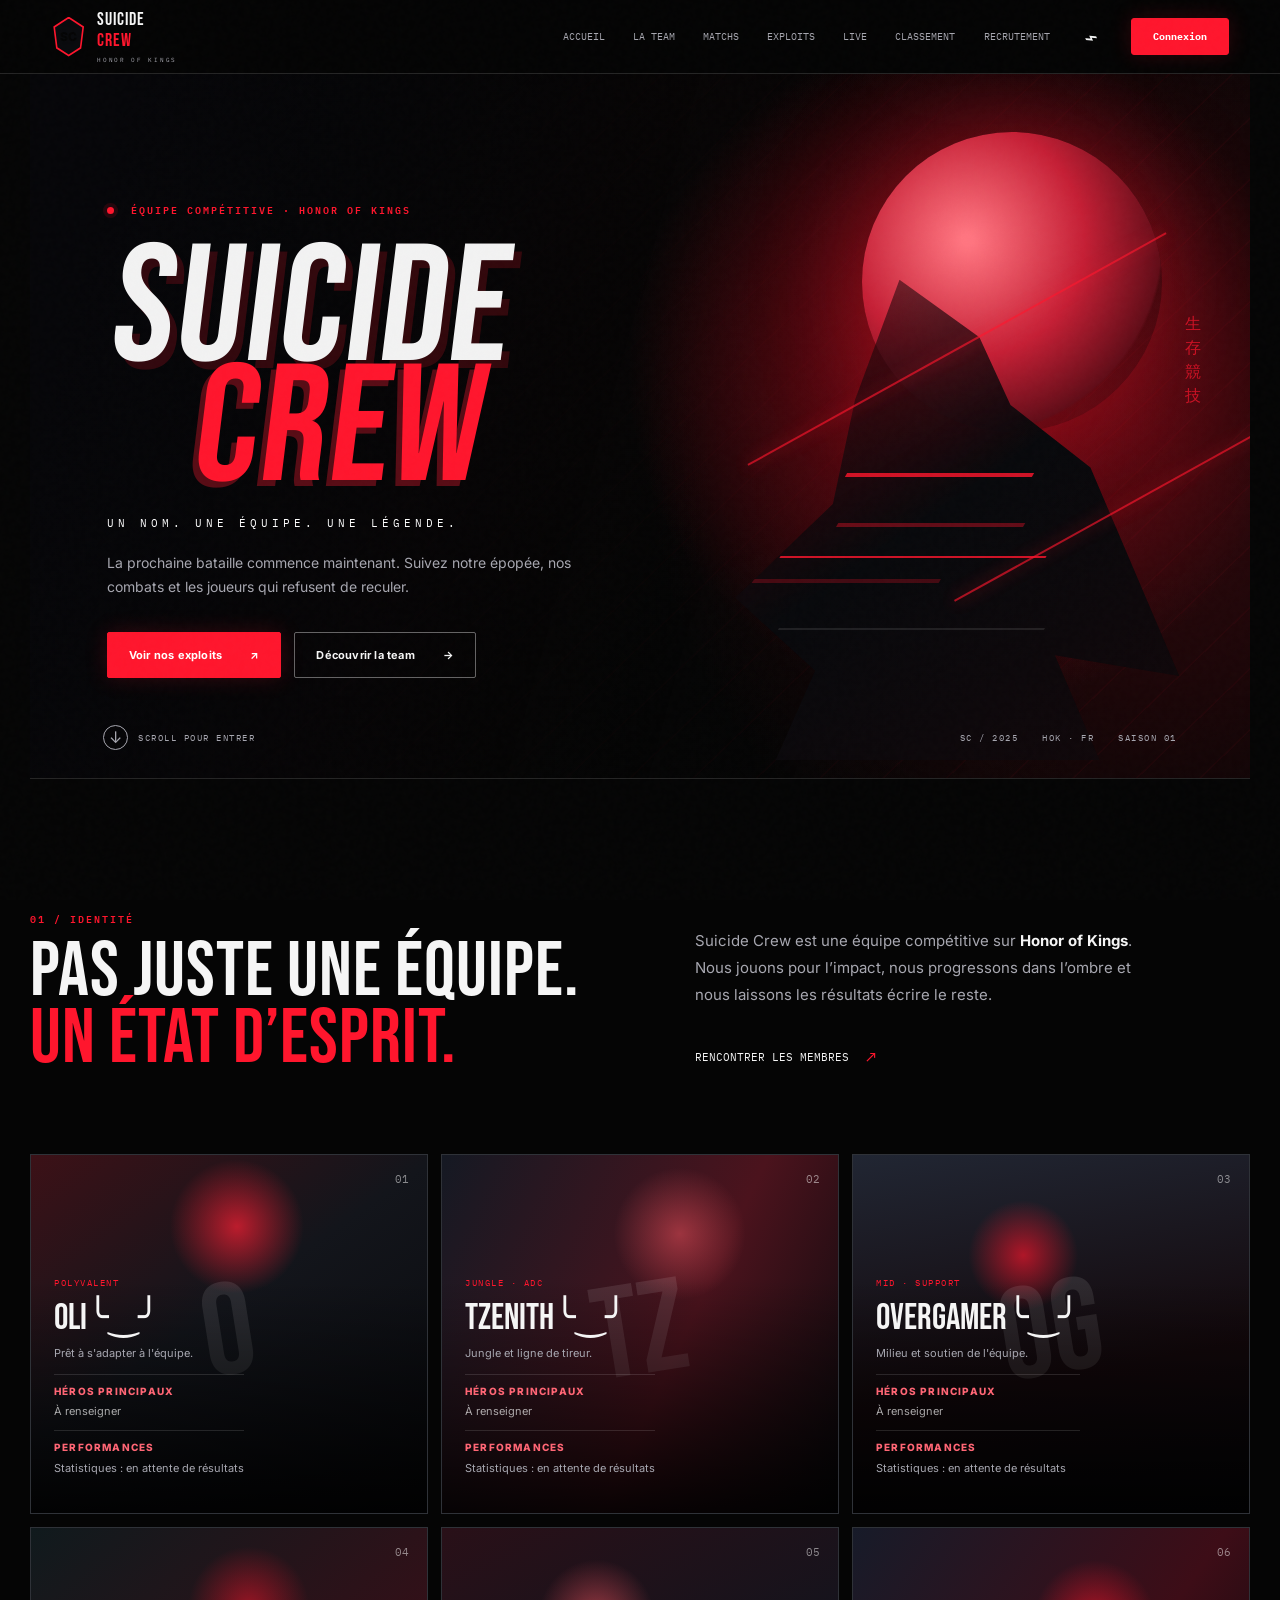
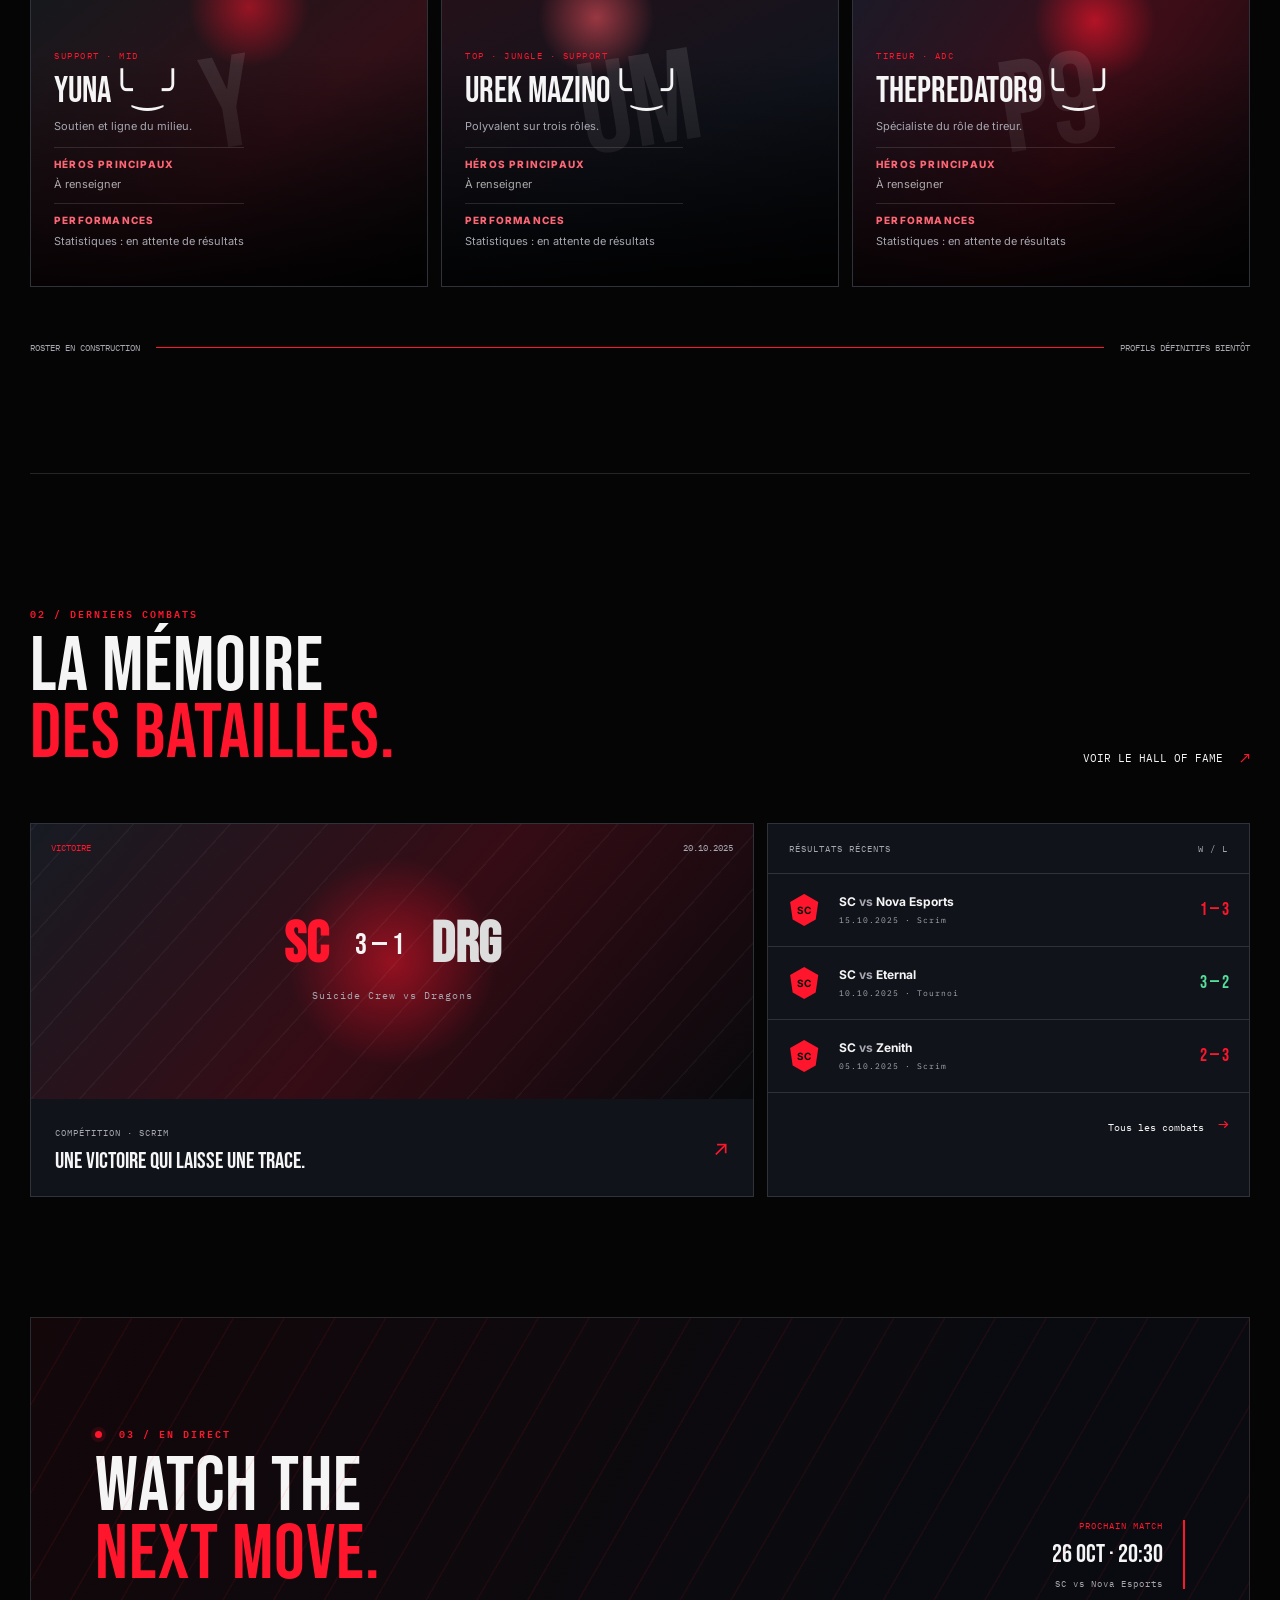
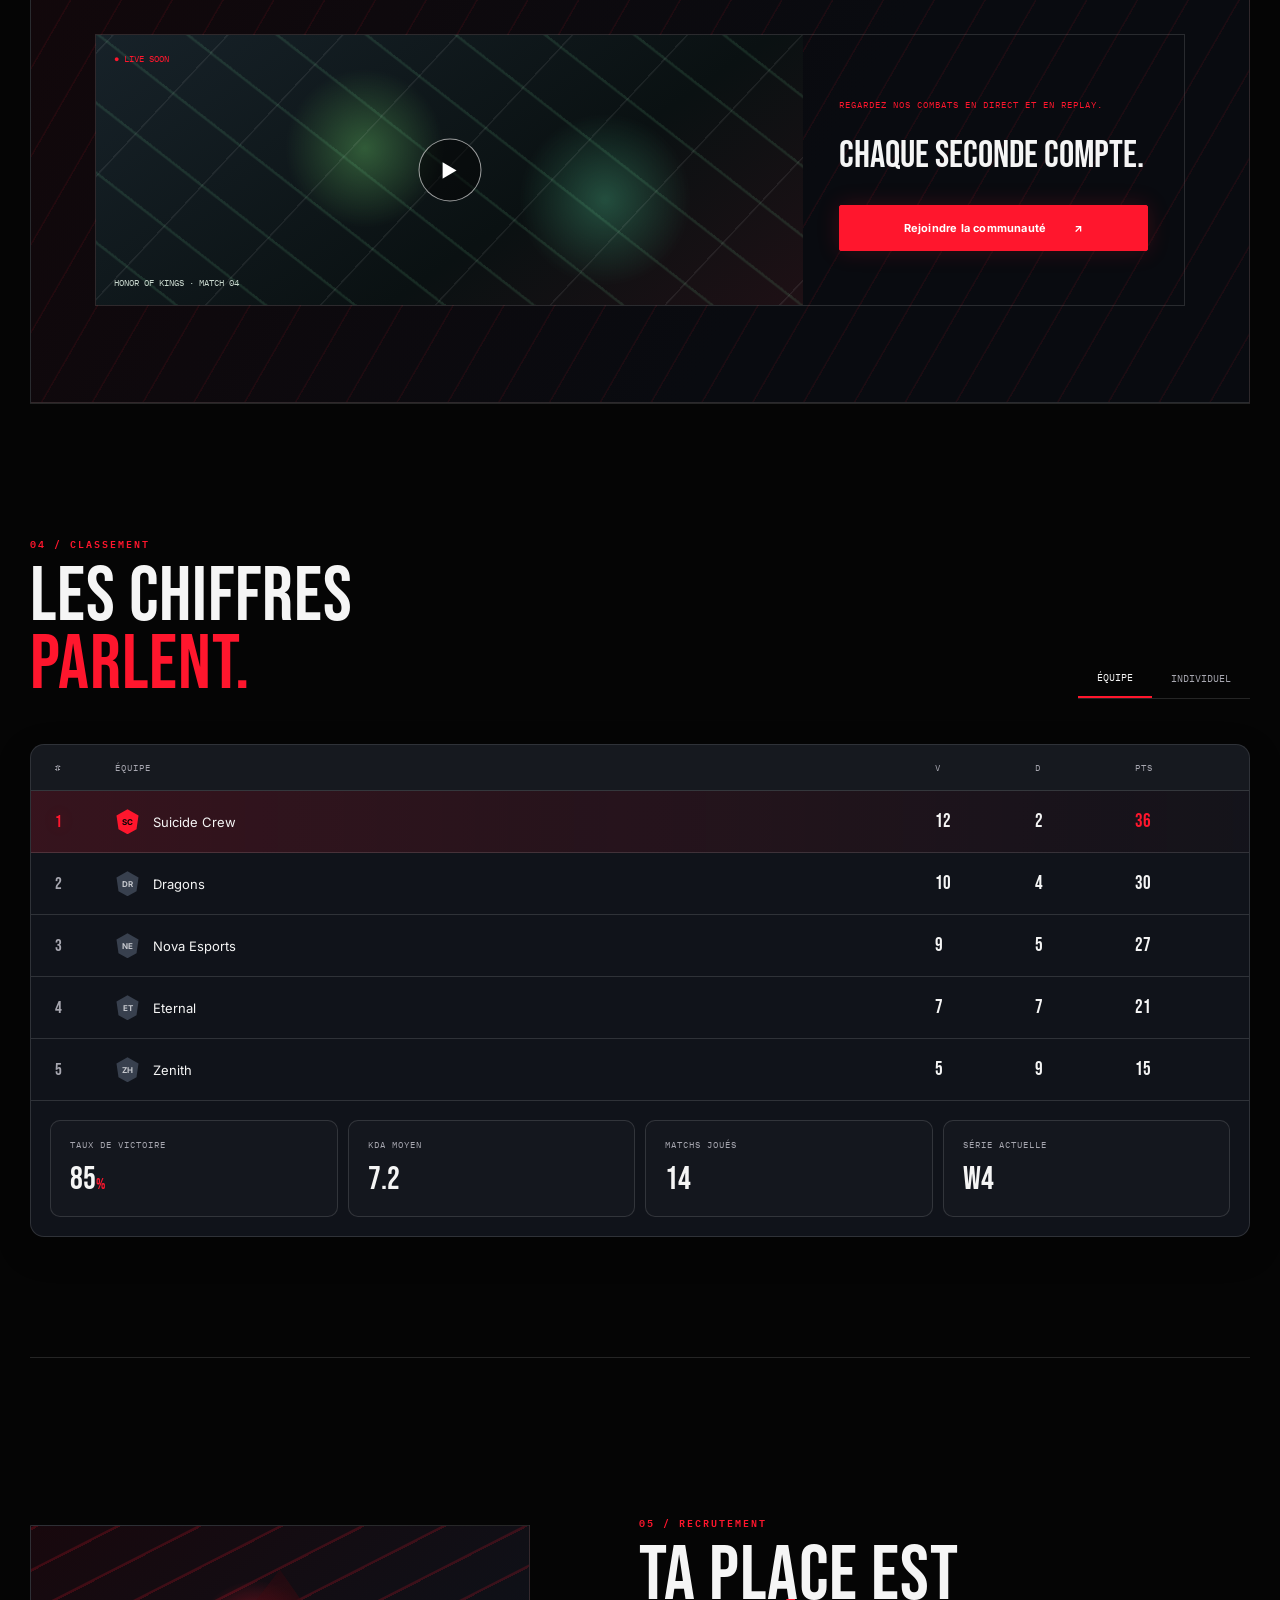
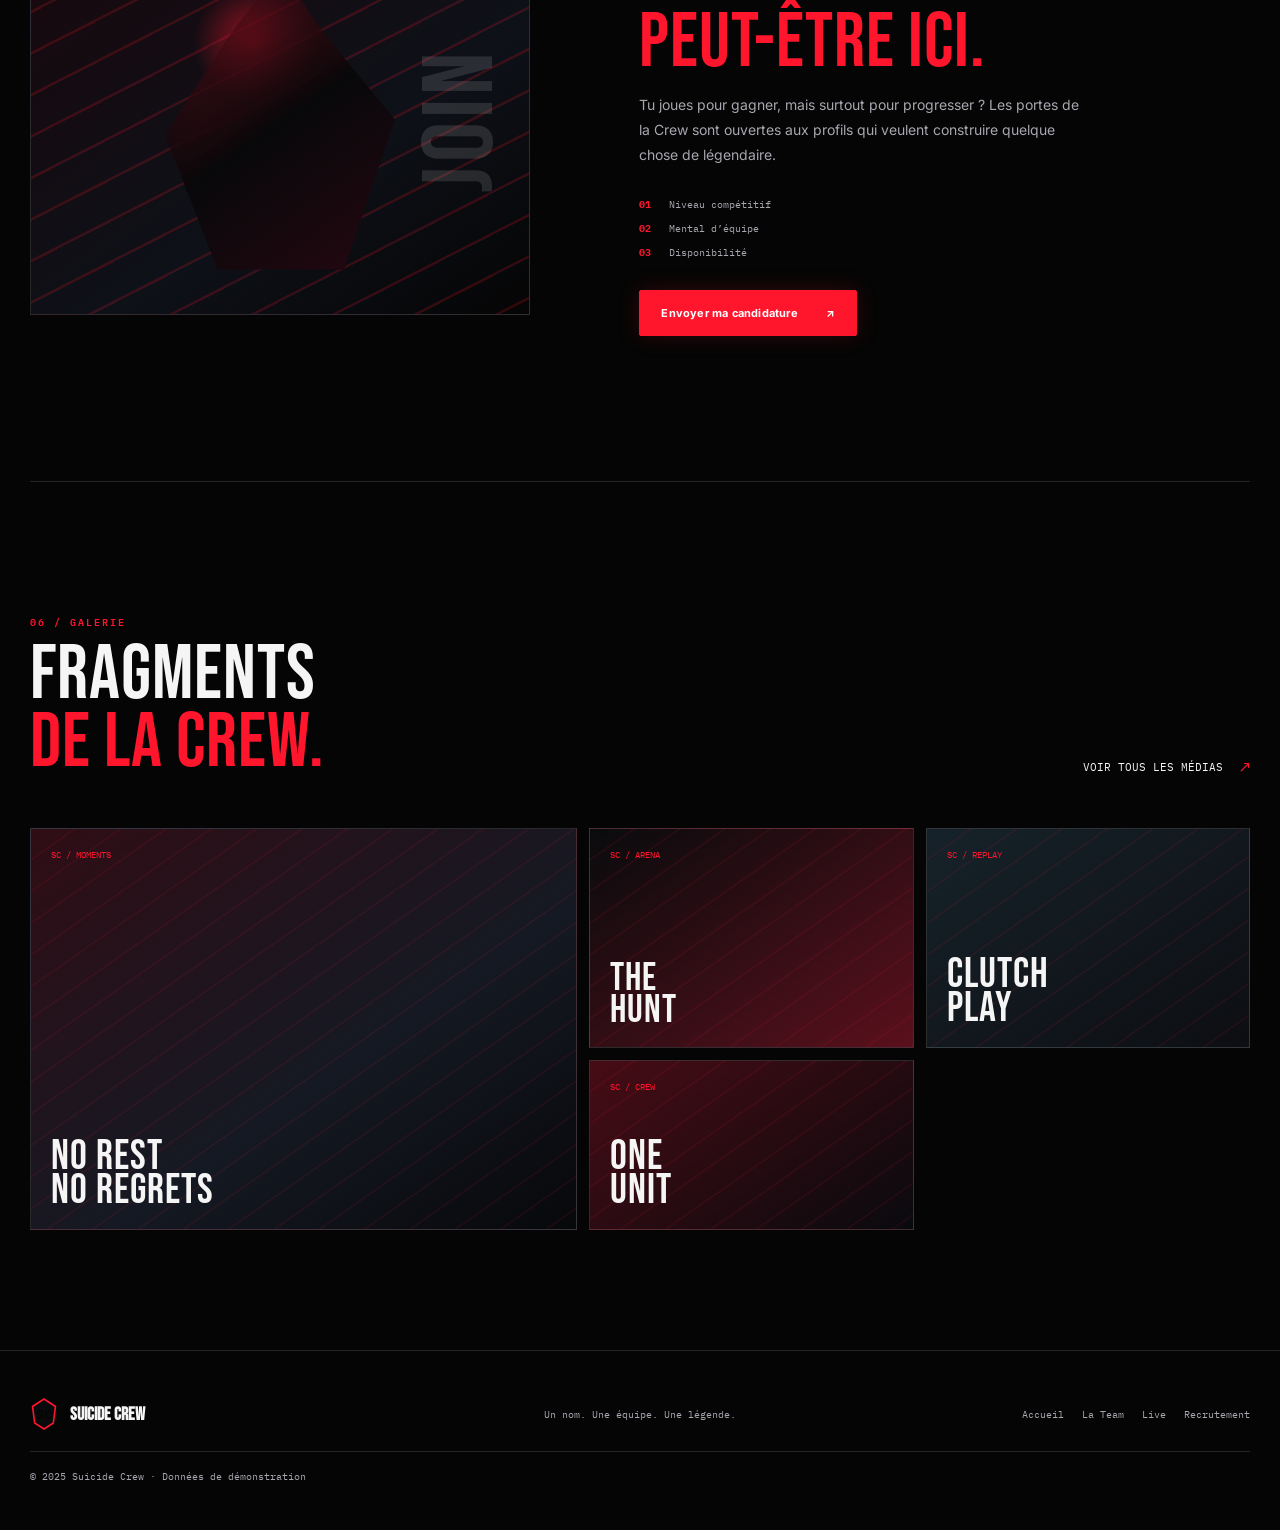
<file: index.html>
<!doctype html>
<html lang="fr">
<head>
  <meta charset="utf-8">
  <meta name="viewport" content="width=device-width, initial-scale=1">
  <meta name="theme-color" content="#050505">
  <meta name="description" content="Suicide Crew — un nom. une équipe. une légende. Site officiel de l'équipe Honor of Kings.">
  <title>Suicide Crew — Un nom. Une équipe. Une légende.</title>
  <link rel="preconnect" href="https://fonts.googleapis.com">
  <link rel="preconnect" href="https://fonts.gstatic.com" crossorigin>
  <link href="https://fonts.googleapis.com/css2?family=Bebas+Neue&family=IBM+Plex+Mono:wght@400;500;600&family=Inter:wght@400;500;600;700;800&display=swap" rel="stylesheet">
  <link rel="stylesheet" href="css/style.css">
    <link rel="stylesheet" href="css/animations.css">
</head>
<body>
  <div class="noise" aria-hidden="true"></div>
  <header class="site-header" id="top">
    <a class="brand" href="#top" aria-label="Suicide Crew accueil">
      <span class="brand-mark"><span>SC</span></span>
      <span class="brand-copy"><strong>SUICIDE</strong><em>CREW</em><small>HONOR OF KINGS</small></span>
    </a>
    <button class="menu-toggle" type="button" aria-expanded="false" aria-controls="main-nav"><span></span><span></span><span></span><b>Menu</b></button>
    <nav class="main-nav" id="main-nav" aria-label="Navigation principale">
      <a href="index.html" class="active">Accueil</a><a href="pages/equipe.html">La Team</a><a href="pages/matchs.html">Matchs</a><a href="pages/exploits.html">Exploits</a><a href="pages/live.html">Live</a><a href="pages/classement.html">Classement</a><a href="pages/recrutement.html">Recrutement</a>
      <button class="icon-btn" type="button" data-modal-open="login-modal" aria-label="Ouvrir la connexion">⌁</button>
      <button class="header-cta" type="button" data-modal-open="login-modal">Connexion</button>
    </nav>
  </header>

  <main>
    <section class="hero section-shell" aria-labelledby="hero-title">
      <div class="hero-art" aria-hidden="true"><div class="moon"></div><div class="warrior-silhouette"></div><div class="slash slash-one"></div><div class="slash slash-two"></div></div>
      <div class="hero-content">
        <p class="eyebrow"><span class="live-dot"></span> Équipe compétitive · Honor of Kings</p>
        <h1 id="hero-title"><span>SUICIDE</span><strong>CREW</strong></h1>
        <p class="hero-kicker">UN NOM. UNE ÉQUIPE. UNE LÉGENDE.</p>
        <p class="hero-lead">La prochaine bataille commence maintenant. Suivez notre épopée, nos combats et les joueurs qui refusent de reculer.</p>
        <div class="hero-actions"><a class="btn btn-primary" href="pages/exploits.html">Voir nos exploits <span>↗</span></a><a class="btn btn-ghost" href="pages/equipe.html">Découvrir la team <span>→</span></a></div>
      </div>
      <div class="hero-side-note">生<br>存<br>競<br>技</div>
      <a href="#team" class="scroll-cue" aria-label="Découvrir la suite"><span>↓</span><small>SCROLL POUR ENTRER</small></a>
      <div class="hero-bottom-meta"><span>SC / 2025</span><span>HOK · FR</span><span>SAISON 01</span></div>
    </section>

    <section class="intro section-shell" id="team">
      <div class="section-heading"><p class="eyebrow">01 / identité</p><h2>Pas juste une équipe.<br><em>Un état d’esprit.</em></h2></div>
      <div class="intro-copy"><p>Suicide Crew est une équipe compétitive sur <strong>Honor of Kings</strong>. Nous jouons pour l’impact, nous progressons dans l’ombre et nous laissons les résultats écrire le reste.</p><a class="text-link" href="pages/equipe.html">Rencontrer les membres <span>↗</span></a></div>
      <div class="player-grid" id="equipe-grid">
        <article class="player-card featured"><div class="player-portrait portrait-one"><span>SC</span></div><div class="player-info"><span class="role">CAPITAINE · MID</span><h3>Overgamer</h3><p>« Toujours un coup d’avance. »</p><div class="tags"><b>Milady</b><b>Angela</b></div></div><span class="card-index">01</span></article>
        <article class="player-card"><div class="player-portrait portrait-two"><span>SC</span></div><div class="player-info"><span class="role">JUNGLE</span><h3>Yuna</h3><p>Instinct. Vitesse. Impact.</p><div class="tags"><b>Nakroth</b><b>Butterfly</b></div></div><span class="card-index">02</span></article>
        <article class="player-card"><div class="player-portrait portrait-three"><span>SC</span></div><div class="player-info"><span class="role">SUPPORT</span><h3>Orii</h3><p>Le calme avant la tempête.</p><div class="tags"><b>Dolores</b><b>Yaria</b></div></div><span class="card-index">03</span></article>
        <article class="player-card"><div class="player-portrait portrait-four"><span>SC</span></div><div class="player-info"><span class="role">ADC · MEMBRE 04</span><h3>Membre 04</h3><p>Placeholder à remplacer.</p><div class="tags"><b>À définir</b><b>À définir</b></div></div><span class="card-index">04</span></article>
        <article class="player-card"><div class="player-portrait portrait-five"><span>SC</span></div><div class="player-info"><span class="role">SOLO LANE · MEMBRE 05</span><h3>Membre 05</h3><p>Placeholder à remplacer.</p><div class="tags"><b>À définir</b><b>À définir</b></div></div><span class="card-index">05</span></article>
        <article class="player-card"><div class="player-portrait portrait-six"><span>SC</span></div><div class="player-info"><span class="role">FLEX · MEMBRE 06</span><h3>Membre 06</h3><p>Placeholder à remplacer.</p><div class="tags"><b>À définir</b><b>À définir</b></div></div><span class="card-index">06</span></article>
      </div>
      <div class="section-foot"><span>Roster en construction</span><span class="line"></span><span>Profils définitifs bientôt</span></div>
    </section>

    <section class="matches section-shell" id="exploits">
      <div class="section-top"><div class="section-heading"><p class="eyebrow">02 / derniers combats</p><h2>La mémoire<br><em>des batailles.</em></h2></div><a class="text-link" href="pages/classement.html">Voir le hall of fame <span>↗</span></a></div>
      <div class="match-layout"><div class="featured-match"><div class="match-cover"><span class="match-status">VICTOIRE</span><span class="match-date">20.10.2025</span><div class="versus"><strong>SC</strong><b>3 — 1</b><strong>DRG</strong></div><p>Suicide Crew vs Dragons</p></div><div class="match-caption"><div><small>COMPÉTITION · SCRIM</small><h3>Une victoire qui laisse une trace.</h3></div><span>↗</span></div></div>
        <div class="match-list"><div class="match-list-head"><span>RÉSULTATS RÉCENTS</span><span>W / L</span></div><article class="result-row"><span class="result-logo">SC</span><div><b>SC <i>vs</i> Nova Esports</b><small>15.10.2025 · Scrim</small></div><strong class="loss">1 — 3</strong></article><article class="result-row"><span class="result-logo">SC</span><div><b>SC <i>vs</i> Eternal</b><small>10.10.2025 · Tournoi</small></div><strong>3 — 2</strong></article><article class="result-row"><span class="result-logo">SC</span><div><b>SC <i>vs</i> Zenith</b><small>05.10.2025 · Scrim</small></div><strong class="loss">2 — 3</strong></article><a class="list-link" href="pages/exploits.html">Tous les combats <span>→</span></a></div></div>
    </section>

    <section class="live-section section-shell" id="live"><div class="live-header"><div><p class="eyebrow"><span class="live-dot"></span> 03 / en direct</p><h2>Watch the<br><em>next move.</em></h2></div><div class="live-clock"><span>PROCHAIN MATCH</span><b>26 OCT · 20:30</b><small>SC vs Nova Esports</small></div></div><div class="live-card"><div class="live-preview"><div class="map-lines"></div><span class="stream-badge">● LIVE SOON</span><button class="play-btn" type="button" aria-label="Prévisualisation du direct">▶</button><span class="preview-label">HONOR OF KINGS · MATCH 04</span></div><div class="live-details"><p>REGARDEZ NOS COMBATS EN DIRECT ET EN REPLAY.</p><h3>Chaque seconde compte.</h3><a class="btn btn-primary" href="pages/recrutement.html">Rejoindre la communauté <span>↗</span></a></div></div></section>

    <section class="ranking section-shell" id="classement"><div class="section-top"><div class="section-heading"><p class="eyebrow">04 / classement</p><h2>Les chiffres<br><em>parlent.</em></h2></div><div class="tabs" role="tablist"><button class="tab active" data-tab="team-tab" role="tab">Équipe</button><button class="tab" data-tab="individual-tab" role="tab">Individuel</button></div></div><div class="rank-panel" id="team-tab"><div class="rank-head"><span>#</span><span>Équipe</span><span>V</span><span>D</span><span>PTS</span></div><div class="rank-row leader"><b>1</b><span><i class="mini-logo">SC</i> Suicide Crew</span><strong>12</strong><strong>2</strong><strong>36</strong></div><div class="rank-row"><b>2</b><span><i class="mini-logo muted">DR</i> Dragons</span><strong>10</strong><strong>4</strong><strong>30</strong></div><div class="rank-row"><b>3</b><span><i class="mini-logo muted">NE</i> Nova Esports</span><strong>9</strong><strong>5</strong><strong>27</strong></div><div class="rank-row"><b>4</b><span><i class="mini-logo muted">ET</i> Eternal</span><strong>7</strong><strong>7</strong><strong>21</strong></div><div class="rank-row"><b>5</b><span><i class="mini-logo muted">ZH</i> Zenith</span><strong>5</strong><strong>9</strong><strong>15</strong></div><div class="stats-strip"><div><small>TAUX DE VICTOIRE</small><b>85<span>%</span></b></div><div><small>KDA MOYEN</small><b>7.2</b></div><div><small>MATCHS JOUÉS</small><b>14</b></div><div><small>SÉRIE ACTUELLE</small><b>W4</b></div></div></div><div class="rank-panel hidden" id="individual-tab"><div class="rank-head"><span>#</span><span>Joueur</span><span>KDA</span><span>WIN</span><span>FORME</span></div><div class="rank-row leader"><b>1</b><span><i class="mini-logo">OG</i> Overgamer</span><strong>8.4</strong><strong>92%</strong><strong>HOT</strong></div><div class="rank-row"><b>2</b><span><i class="mini-logo">YU</i> Yuna</span><strong>7.8</strong><strong>86%</strong><strong>UP</strong></div><div class="rank-row"><b>3</b><span><i class="mini-logo">OR</i> Orii</span><strong>6.9</strong><strong>82%</strong><strong>STABLE</strong></div></div></section>

    <section class="recruitment section-shell" id="recrutement"><div class="recruit-art" aria-hidden="true"><span>JOIN</span></div><div class="recruit-copy"><p class="eyebrow">05 / recrutement</p><h2>Ta place est<br><em>peut-être ici.</em></h2><p>Tu joues pour gagner, mais surtout pour progresser ? Les portes de la Crew sont ouvertes aux profils qui veulent construire quelque chose de légendaire.</p><div class="recruit-meta"><span><b>01</b> Niveau compétitif</span><span><b>02</b> Mental d’équipe</span><span><b>03</b> Disponibilité</span></div><button class="btn btn-primary" type="button" data-modal-open="apply-modal">Envoyer ma candidature <span>↗</span></button></div></section>

    <section class="gallery section-shell" id="galerie"><div class="section-top"><div class="section-heading"><p class="eyebrow">06 / galerie</p><h2>Fragments<br><em>de la Crew.</em></h2></div><a class="text-link" href="pages/live.html">Voir tous les médias <span>↗</span></a></div><div class="gallery-grid"><div class="gallery-tile tile-wide"><span>SC / MOMENTS</span><b>NO REST<br>NO REGRETS</b></div><div class="gallery-tile tile-tall"><span>SC / ARENA</span><b>THE<br>HUNT</b></div><div class="gallery-tile tile-small"><span>SC / REPLAY</span><b>CLUTCH<br>PLAY</b></div><div class="gallery-tile tile-small alt"><span>SC / CREW</span><b>ONE<br>UNIT</b></div></div></section>
  </main>

  <footer class="site-footer"><div class="footer-brand"><span class="brand-mark"><span>SC</span></span><strong>SUICIDE CREW</strong></div><p>Un nom. Une équipe. Une légende.</p><div class="footer-links"><a href="index.html">Accueil</a><a href="pages/equipe.html">La Team</a><a href="pages/live.html">Live</a><a href="pages/recrutement.html">Recrutement</a></div><small>© 2025 Suicide Crew · Données de démonstration</small></footer>

  <div class="modal" id="login-modal" aria-hidden="true"><div class="modal-card"><button class="modal-close" data-modal-close aria-label="Fermer">×</button><p class="eyebrow">ESPACE PRIVÉ</p><h2>Connexion<br><em>membre.</em></h2><p class="modal-note">Interface de démonstration. L’authentification réelle sera ajoutée avec Django.</p><form data-demo-form><label>Pseudo ou e-mail<input type="text" placeholder="overgamer@suicidecrew.gg" required></label><label>Mot de passe<input type="password" placeholder="••••••••" required></label><button class="btn btn-primary" type="submit">Se connecter <span>↗</span></button></form><a href="#recrutement" data-modal-close>Pas encore membre ? Rejoins la Crew.</a></div></div>
  <div class="modal" id="apply-modal" aria-hidden="true"><div class="modal-card"><button class="modal-close" data-modal-close aria-label="Fermer">×</button><p class="eyebrow">RECRUTEMENT</p><h2>Entre dans<br><em>la légende.</em></h2><form data-demo-form><label>Pseudo<input type="text" placeholder="Ton pseudo" required></label><label>Rôle recherché<select required><option value="">Sélectionner</option><option>Jungle</option><option>Mid</option><option>Support</option><option>ADC</option><option>Solo lane</option></select></label><label>Message<textarea placeholder="Parle-nous de toi…" required></textarea></label><button class="btn btn-primary" type="submit">Envoyer ma candidature <span>↗</span></button></form></div></div>
  <div class="toast" role="status" aria-live="polite"></div>
  <script src="js/data.js"></script>
  <script src="js/players.js"></script>
  <script src="js/app.js"></script>
  <script src="js/reveal.js"></script>
</body>
</html>
</file>
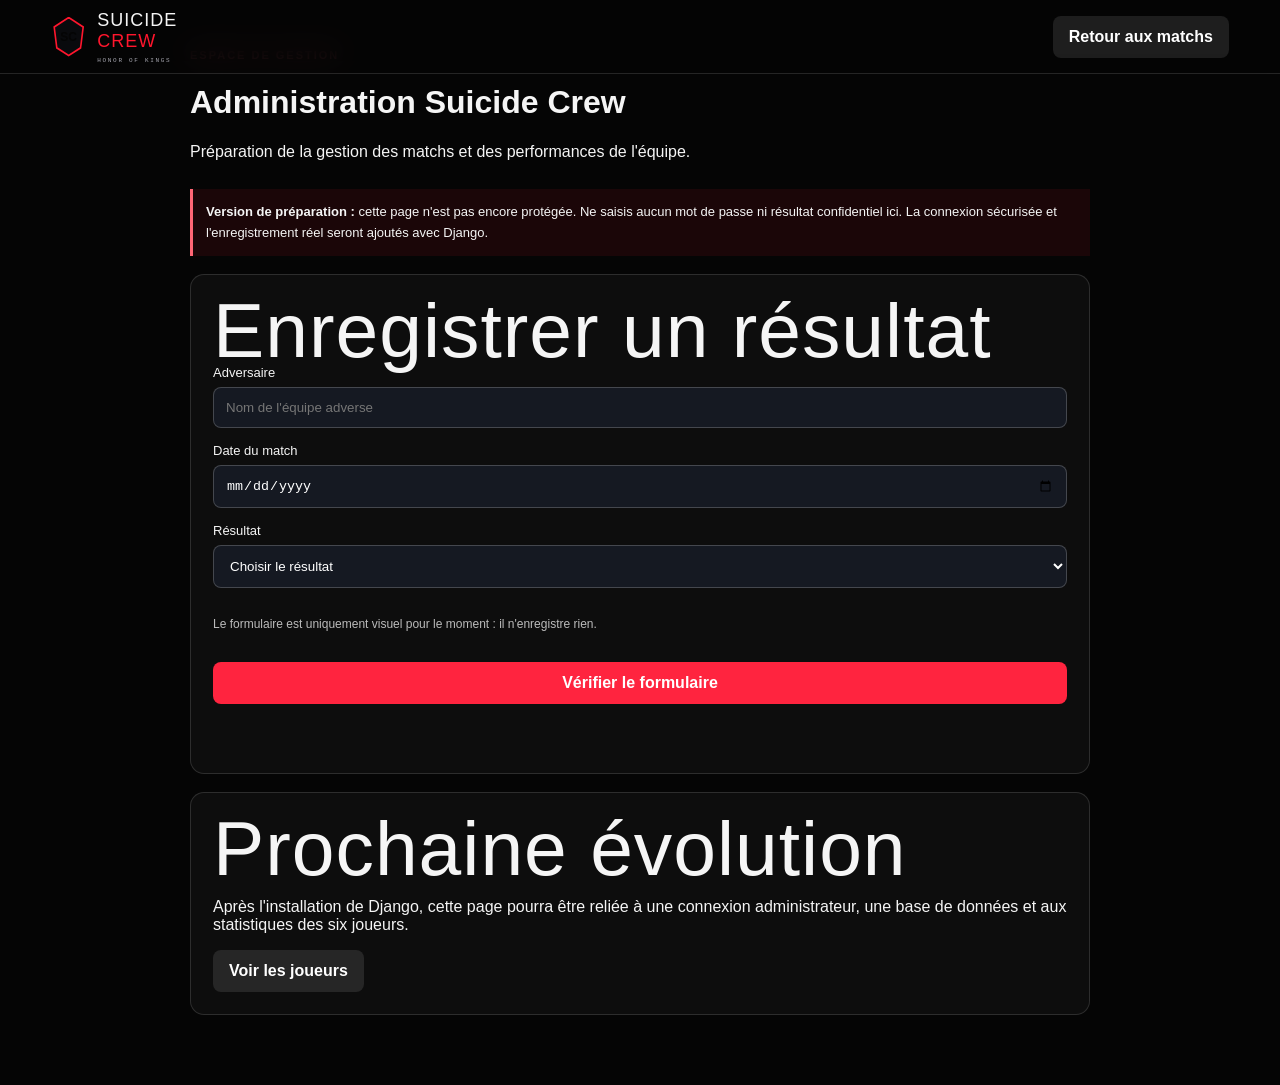
<file: pages/admin.html>
<!doctype html>
<html lang="fr">
<head>
  <meta charset="utf-8">
  <meta name="viewport" content="width=device-width, initial-scale=1">
  <meta name="robots" content="noindex, nofollow">
  <title>Administration — Suicide Crew</title>
  <link rel="stylesheet" href="../css/style.css">
  <link rel="stylesheet" href="../css/animations.css">
  <style>
    .admin-wrap{width:min(900px,92%);margin:45px auto 70px}
    .admin-intro{margin-bottom:28px}
    .admin-label{color:#ff6675;font-size:11px;font-weight:800;letter-spacing:2px}
    .admin-panel{padding:22px;border:1px solid rgba(255,255,255,.13);border-radius:14px;background:rgba(255,255,255,.035);margin:18px 0}
    .admin-panel h2{margin-top:0}
    .admin-warning{padding:13px;border-left:3px solid #ff6675;background:rgba(255,22,45,.09);font-size:13px;line-height:1.6}
    .admin-form{display:grid;gap:15px}
    .admin-form label{display:grid;gap:7px;font-size:13px}
    .admin-form input,.admin-form select{width:100%;padding:12px;border:1px solid rgba(255,255,255,.2);border-radius:8px;background:#151922;color:#fff}
    .admin-form button,.admin-back{display:inline-block;padding:12px 16px;border:0;border-radius:8px;background:#ff243f;color:white;font-weight:800;text-decoration:none;cursor:pointer}
    .admin-back{background:rgba(255,255,255,.1)}
    .admin-note{font-size:12px;opacity:.75;line-height:1.6}
  </style>
</head>
<body>
  <header class="site-header">
    <a class="brand" href="../index.html">
      <span class="brand-mark"><span>SC</span></span>
      <span class="brand-copy">
        <strong>SUICIDE</strong>
        <em>CREW</em>
        <small>HONOR OF KINGS</small>
      </span>
    </a>
    <a class="admin-back" href="matchs.html">Retour aux matchs</a>
  </header>

  <main class="admin-wrap">
    <div class="admin-intro">
      <span class="admin-label">ESPACE DE GESTION</span>
      <h1>Administration Suicide Crew</h1>
      <p>Préparation de la gestion des matchs et des performances de l'équipe.</p>
    </div>

    <div class="admin-warning">
      <strong>Version de préparation :</strong> cette page n'est pas encore protégée.
      Ne saisis aucun mot de passe ni résultat confidentiel ici. La connexion sécurisée
      et l'enregistrement réel seront ajoutés avec Django.
    </div>

    <section class="admin-panel">
      <h2>Enregistrer un résultat</h2>
      <form class="admin-form" id="match-form">
        <label>
          Adversaire
          <input name="opponent" required maxlength="80" placeholder="Nom de l'équipe adverse">
        </label>
        <label>
          Date du match
          <input name="match_date" type="date" required>
        </label>
        <label>
          Résultat
          <select name="result" required>
            <option value="">Choisir le résultat</option>
            <option value="win">Victoire</option>
            <option value="loss">Défaite</option>
          </select>
        </label>
        <p class="admin-note">Le formulaire est uniquement visuel pour le moment : il n'enregistre rien.</p>
        <button type="button" id="demo-button">Vérifier le formulaire</button>
        <p id="form-message" role="status" aria-live="polite"></p>
      </form>
    </section>

    <section class="admin-panel">
      <h2>Prochaine évolution</h2>
      <p>Après l'installation de Django, cette page pourra être reliée à une connexion administrateur, une base de données et aux statistiques des six joueurs.</p>
      <a class="admin-back" href="equipe.html">Voir les joueurs</a>
    </section>
  </main>

  <script>
    document.getElementById("demo-button").addEventListener("click", function () {
      const form = document.getElementById("match-form");
      const message = document.getElementById("form-message");

      if (!form.reportValidity()) return;

      message.textContent = "Vérification réussie. Aucun résultat n'a été enregistré.";
    });
  </script>
  <script src="../js/reveal.js"></script>
</body>
</html>
</file>
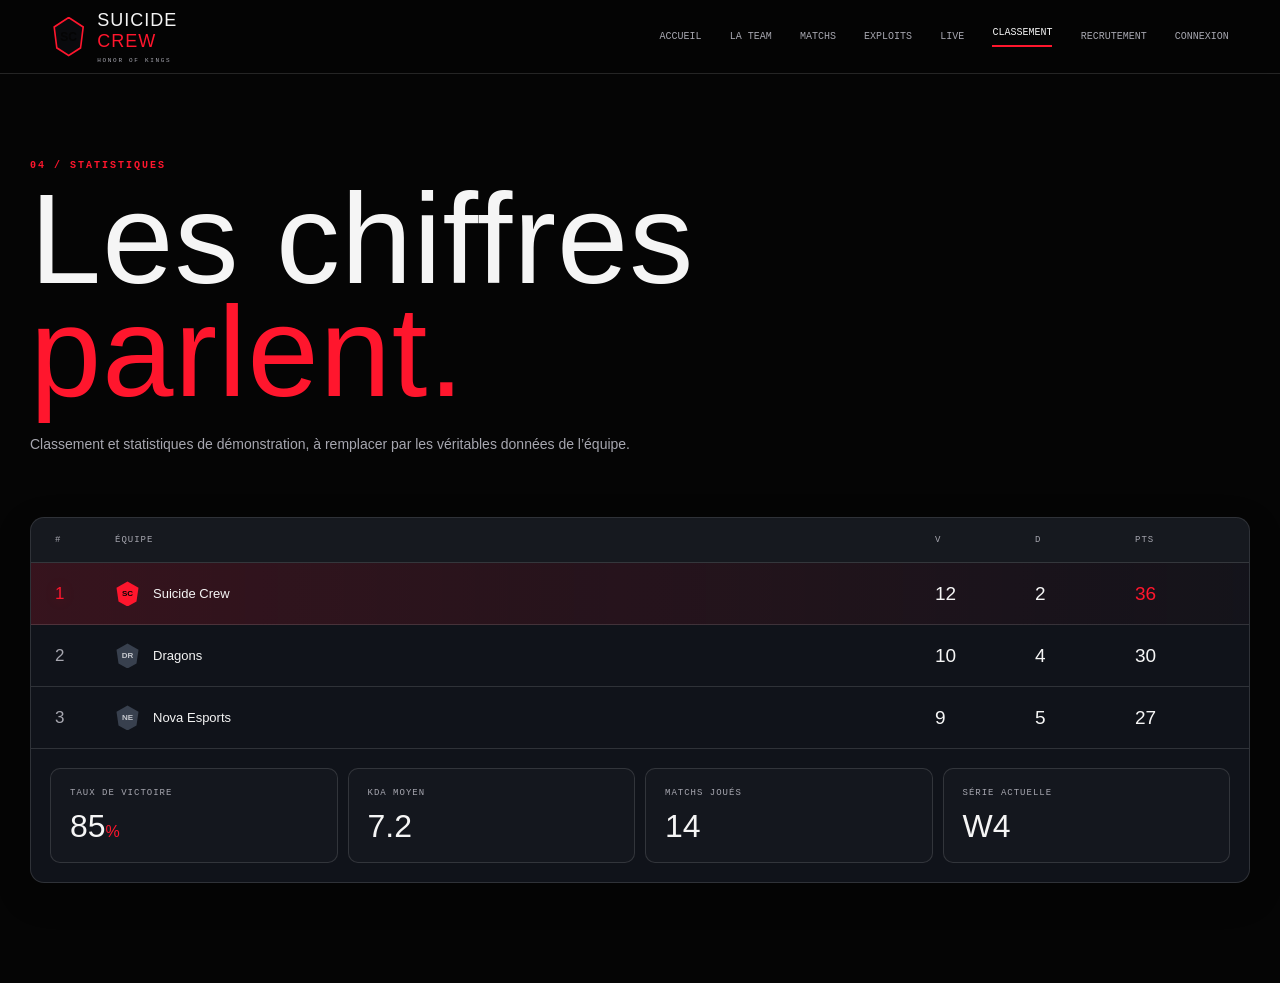
<file: pages/classement.html>
<!doctype html><html lang="fr"><head><meta charset="utf-8"><meta name="viewport" content="width=device-width, initial-scale=1"><title>Classement — Suicide Crew</title><link rel="stylesheet" href="../css/style.css">
    <link rel="stylesheet" href="../css/animations.css"></head><body><header class="site-header"><a class="brand" href="../index.html"><span class="brand-mark"><span>SC</span></span><span class="brand-copy"><strong>SUICIDE</strong><em>CREW</em><small>HONOR OF KINGS</small></span></a><button class="menu-toggle" type="button" aria-expanded="false" aria-controls="main-nav"><span></span><span></span><span></span><b>Menu</b></button><nav class="main-nav" id="main-nav"><a href="../index.html">Accueil</a><a href="equipe.html">La Team</a><a href="matchs.html">Matchs</a><a href="exploits.html">Exploits</a><a href="live.html">Live</a><a class="active" href="classement.html">Classement</a><a href="recrutement.html">Recrutement</a><a href="connexion.html">Connexion</a></nav></header><main class="subpage section-shell"><p class="eyebrow">04 / statistiques</p><h1 class="page-title">Les chiffres<br><em>parlent.</em></h1><p class="page-intro">Classement et statistiques de démonstration, à remplacer par les véritables données de l’équipe.</p><div class="rank-panel"><div class="rank-head"><span>#</span><span>Équipe</span><span>V</span><span>D</span><span>PTS</span></div><div class="rank-row leader"><b>1</b><span><i class="mini-logo">SC</i> Suicide Crew</span><strong>12</strong><strong>2</strong><strong>36</strong></div><div class="rank-row"><b>2</b><span><i class="mini-logo muted">DR</i> Dragons</span><strong>10</strong><strong>4</strong><strong>30</strong></div><div class="rank-row"><b>3</b><span><i class="mini-logo muted">NE</i> Nova Esports</span><strong>9</strong><strong>5</strong><strong>27</strong></div><div class="stats-strip"><div><small>TAUX DE VICTOIRE</small><b>85<span>%</span></b></div><div><small>KDA MOYEN</small><b>7.2</b></div><div><small>MATCHS JOUÉS</small><b>14</b></div><div><small>SÉRIE ACTUELLE</small><b>W4</b></div></div></div></main><script src="../js/app.js"></script>
<script src="../js/reveal.js"></script></body></html>
</file>
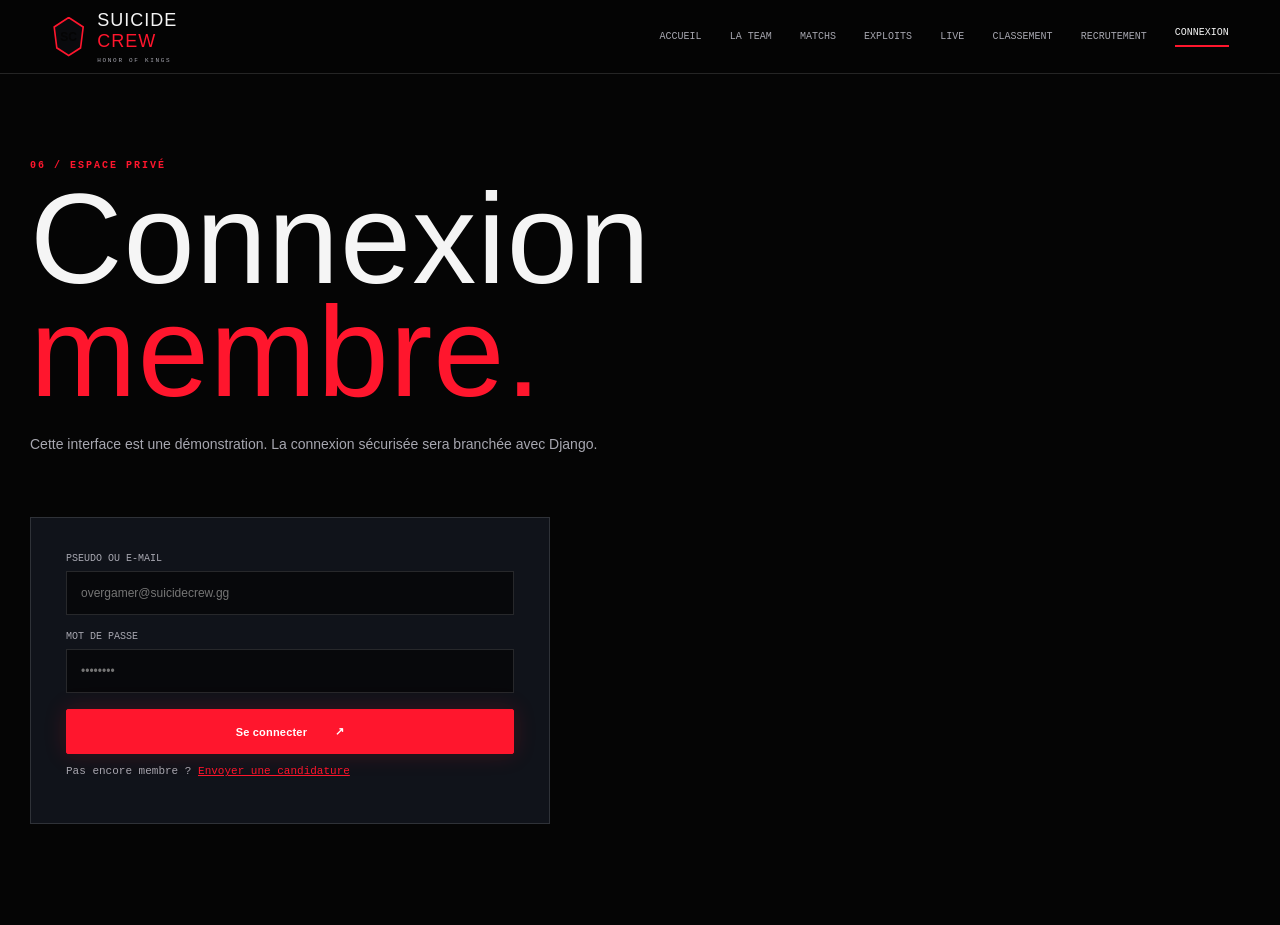
<file: pages/connexion.html>
<!doctype html><html lang="fr"><head><meta charset="utf-8"><meta name="viewport" content="width=device-width, initial-scale=1"><title>Connexion — Suicide Crew</title><link rel="stylesheet" href="../css/style.css">
    <link rel="stylesheet" href="../css/animations.css"></head><body><header class="site-header"><a class="brand" href="../index.html"><span class="brand-mark"><span>SC</span></span><span class="brand-copy"><strong>SUICIDE</strong><em>CREW</em><small>HONOR OF KINGS</small></span></a><button class="menu-toggle" type="button" aria-expanded="false" aria-controls="main-nav"><span></span><span></span><span></span><b>Menu</b></button><nav class="main-nav" id="main-nav"><a href="../index.html">Accueil</a><a href="equipe.html">La Team</a><a href="matchs.html">Matchs</a><a href="exploits.html">Exploits</a><a href="live.html">Live</a><a href="classement.html">Classement</a><a href="recrutement.html">Recrutement</a><a class="active" href="connexion.html">Connexion</a></nav></header><main class="subpage section-shell"><p class="eyebrow">06 / espace privé</p><h1 class="page-title">Connexion<br><em>membre.</em></h1><p class="page-intro">Cette interface est une démonstration. La connexion sécurisée sera branchée avec Django.</p><div class="standalone-form"><form class="page-form" data-demo-form><label>Pseudo ou e-mail<input required placeholder="overgamer@suicidecrew.gg"></label><label>Mot de passe<input required type="password" placeholder="••••••••"></label><button class="btn btn-primary" type="submit">Se connecter <span>↗</span></button></form><p class="form-note">Pas encore membre ? <a href="recrutement.html">Envoyer une candidature</a></p></div></main><script src="../js/app.js"></script>
<script src="../js/reveal.js"></script></body></html>
</file>
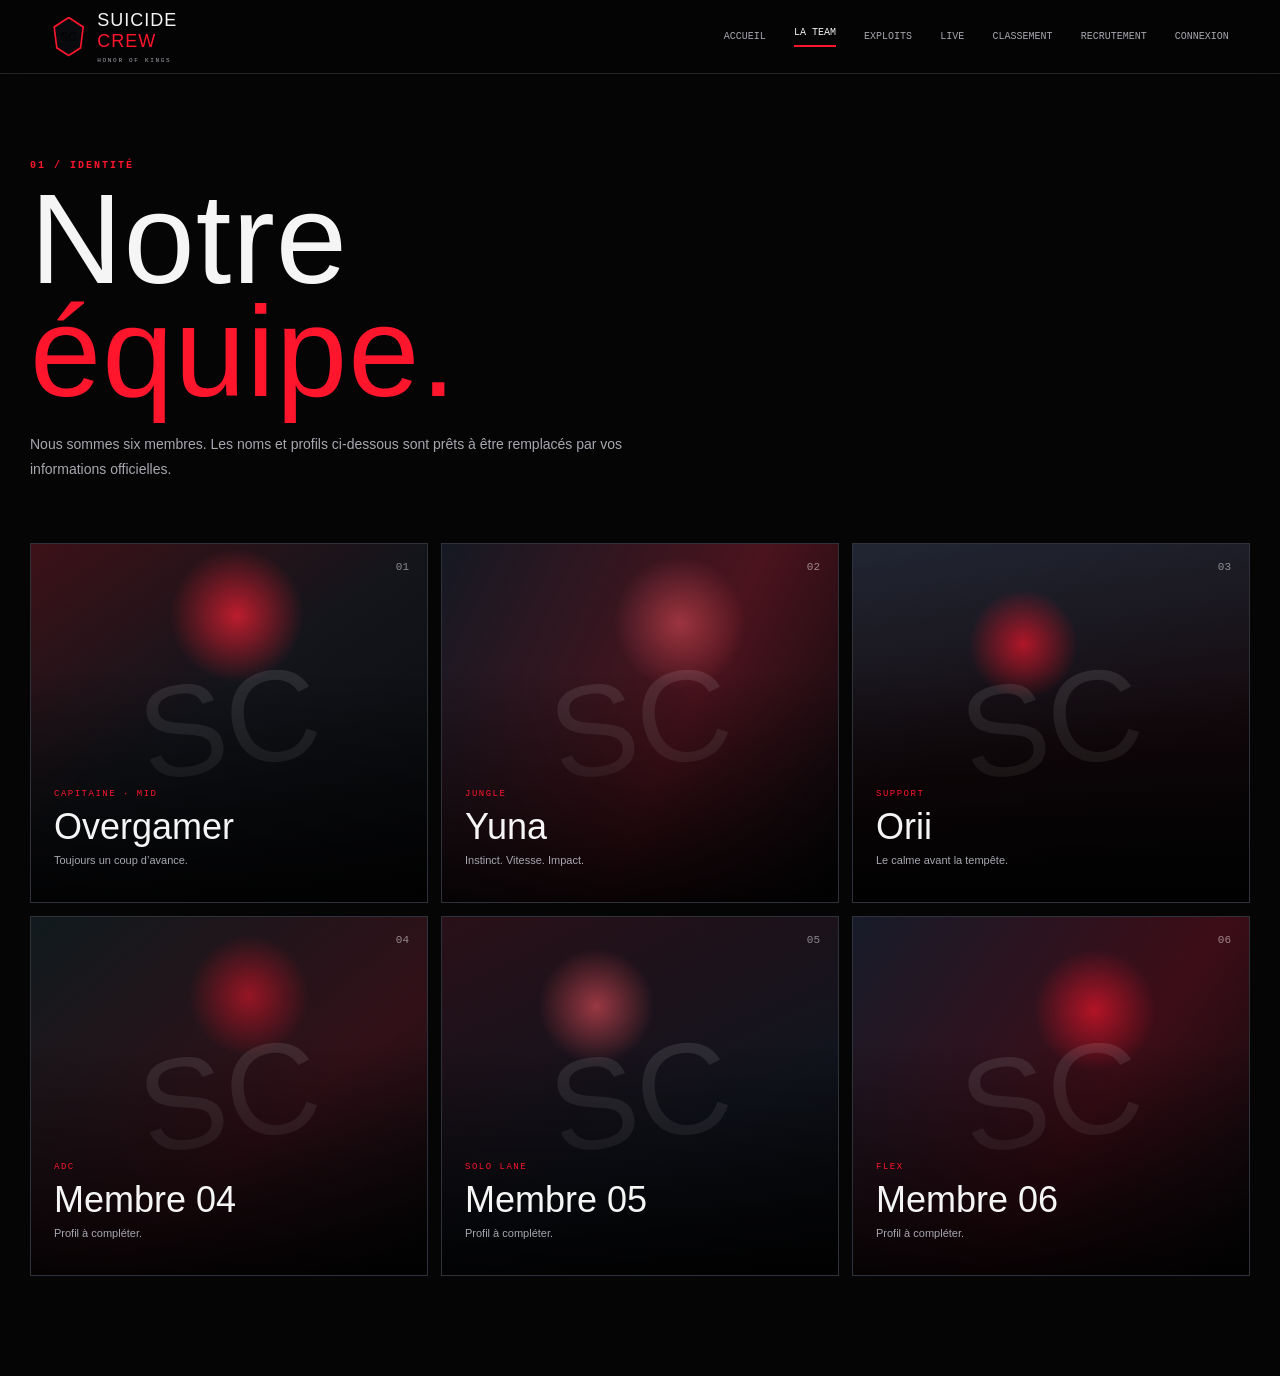
<file: pages/equipe-backup.html>
<!doctype html><html lang="fr"><head><meta charset="utf-8"><meta name="viewport" content="width=device-width, initial-scale=1"><title>La Team — Suicide Crew</title><link rel="stylesheet" href="../css/style.css">
    <link rel="stylesheet" href="../css/animations.css"></head><body><header class="site-header"><a class="brand" href="../index.html"><span class="brand-mark"><span>SC</span></span><span class="brand-copy"><strong>SUICIDE</strong><em>CREW</em><small>HONOR OF KINGS</small></span></a><nav class="main-nav"><a href="../index.html">Accueil</a><a class="active" href="equipe.html">La Team</a><a href="exploits.html">Exploits</a><a href="live.html">Live</a><a href="classement.html">Classement</a><a href="recrutement.html">Recrutement</a><a href="connexion.html">Connexion</a></nav></header><main class="subpage section-shell"><p class="eyebrow">01 / identité</p><h1 class="page-title">Notre<br><em>équipe.</em></h1><p class="page-intro">Nous sommes six membres. Les noms et profils ci-dessous sont prêts à être remplacés par vos informations officielles.</p><div class="player-grid subpage-grid"><article class="player-card"><div class="player-portrait portrait-one"><span>SC</span></div><div class="player-info"><span class="role">CAPITAINE · MID</span><h3>Overgamer</h3><p>Toujours un coup d’avance.</p></div><span class="card-index">01</span></article><article class="player-card"><div class="player-portrait portrait-two"><span>SC</span></div><div class="player-info"><span class="role">JUNGLE</span><h3>Yuna</h3><p>Instinct. Vitesse. Impact.</p></div><span class="card-index">02</span></article><article class="player-card"><div class="player-portrait portrait-three"><span>SC</span></div><div class="player-info"><span class="role">SUPPORT</span><h3>Orii</h3><p>Le calme avant la tempête.</p></div><span class="card-index">03</span></article><article class="player-card"><div class="player-portrait portrait-four"><span>SC</span></div><div class="player-info"><span class="role">ADC</span><h3>Membre 04</h3><p>Profil à compléter.</p></div><span class="card-index">04</span></article><article class="player-card"><div class="player-portrait portrait-five"><span>SC</span></div><div class="player-info"><span class="role">SOLO LANE</span><h3>Membre 05</h3><p>Profil à compléter.</p></div><span class="card-index">05</span></article><article class="player-card"><div class="player-portrait portrait-six"><span>SC</span></div><div class="player-info"><span class="role">FLEX</span><h3>Membre 06</h3><p>Profil à compléter.</p></div><span class="card-index">06</span></article></div></main><script src="../js/app.js"></script></body></html>
</file>
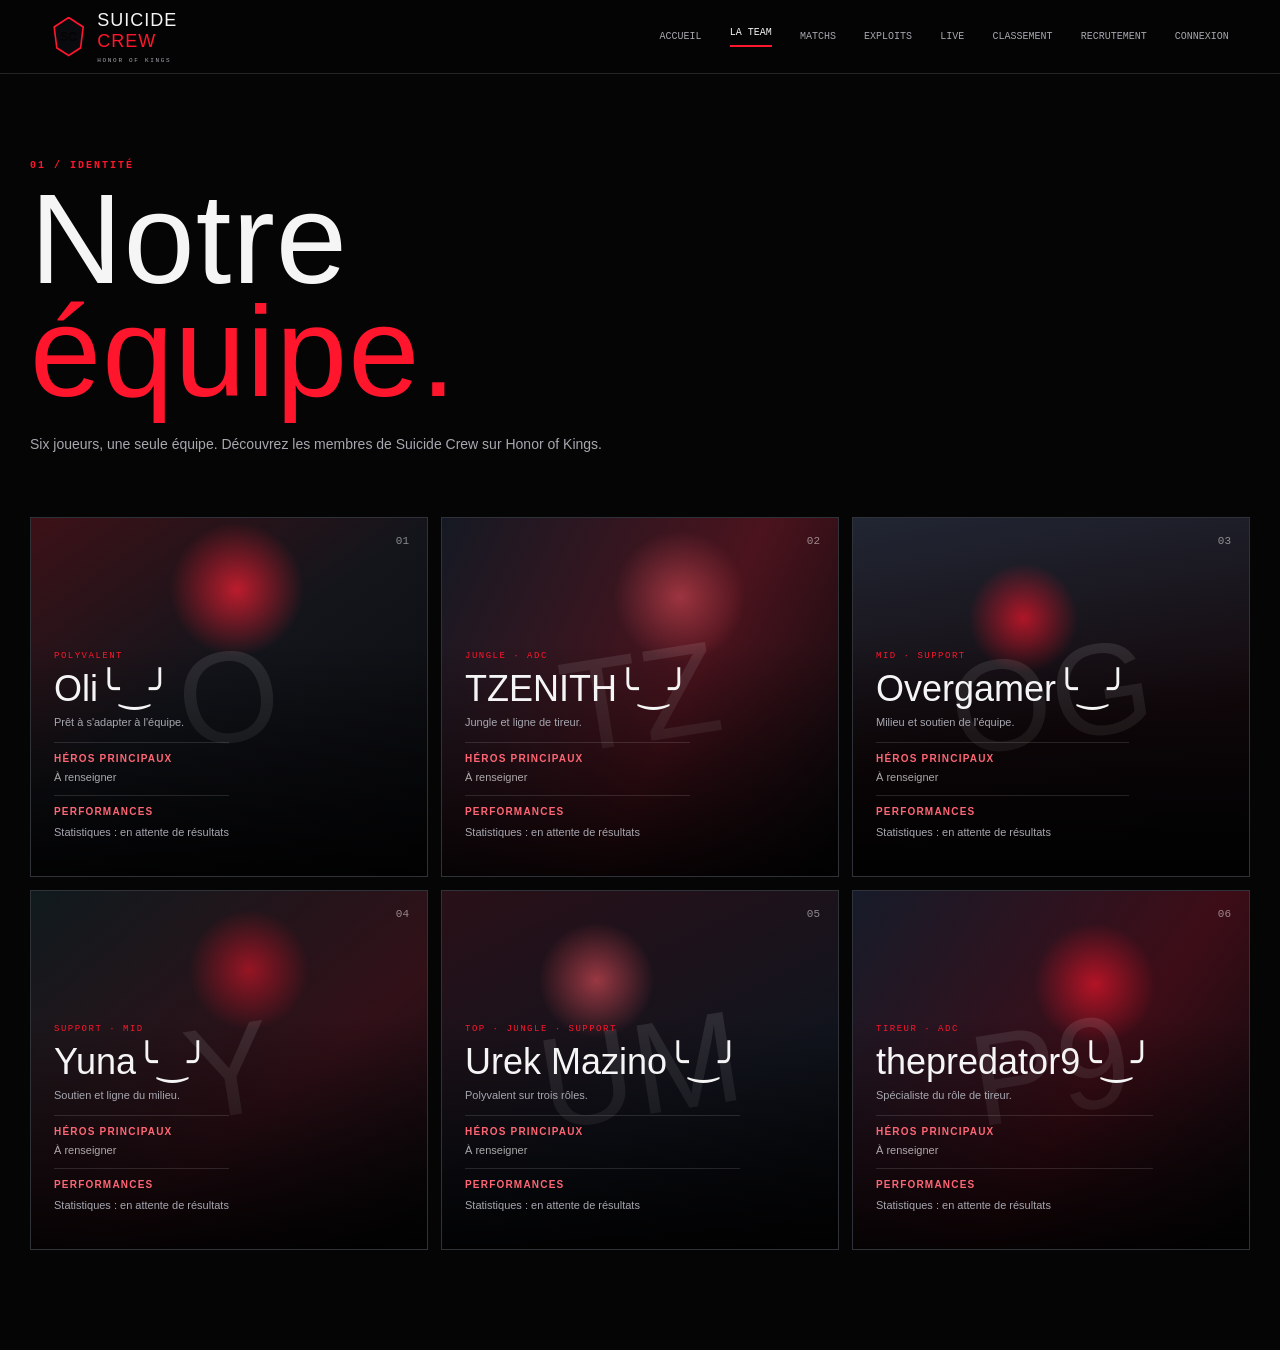
<file: pages/equipe.html>
<!doctype html>
<html lang="fr">
<head>
  <meta charset="utf-8">
  <meta name="viewport" content="width=device-width, initial-scale=1">
  <title>La Team — Suicide Crew</title>
  <link rel="stylesheet" href="../css/style.css">
    <link rel="stylesheet" href="../css/animations.css">
</head>
<body>
  <header class="site-header">
    <a class="brand" href="../index.html">
      <span class="brand-mark"><span>SC</span></span>
      <span class="brand-copy">
        <strong>SUICIDE</strong>
        <em>CREW</em>
        <small>HONOR OF KINGS</small>
      </span>
    </a>
    <button class="menu-toggle" type="button" aria-expanded="false" aria-controls="main-nav"><span></span><span></span><span></span><b>Menu</b></button><nav class="main-nav" id="main-nav">
      <a href="../index.html">Accueil</a>
      <a class="active" href="equipe.html">La Team</a>
      <a href="matchs.html">Matchs</a><a href="exploits.html">Exploits</a>
      <a href="live.html">Live</a>
      <a href="classement.html">Classement</a>
      <a href="recrutement.html">Recrutement</a>
      <a href="connexion.html">Connexion</a>
    </nav>
  </header>

  <main class="subpage section-shell">
    <p class="eyebrow">01 / identité</p>
    <h1 class="page-title">Notre<br><em>équipe.</em></h1>
    <p class="page-intro">
      Six joueurs, une seule équipe. Découvrez les membres
      de Suicide Crew sur Honor of Kings.
    </p>

    <div class="player-grid subpage-grid">

      <article class="player-card">
        <div class="player-portrait portrait-one">
          <span>O</span>
        </div>
        <div class="player-info">
          <span class="role">POLYVALENT</span>
          <h3>Oli╰‿╯</h3>
          <p>Prêt à s'adapter à l'équipe.</p>
        </div>
        <span class="card-index">01</span>
      </article>

      <article class="player-card">
        <div class="player-portrait portrait-two">
          <span>TZ</span>
        </div>
        <div class="player-info">
          <span class="role">JUNGLE · ADC</span>
          <h3>TZENITH╰‿╯</h3>
          <p>Jungle et ligne de tireur.</p>
        </div>
        <span class="card-index">02</span>
      </article>

      <article class="player-card">
        <div class="player-portrait portrait-three">
          <span>OG</span>
        </div>
        <div class="player-info">
          <span class="role">MID · SUPPORT</span>
          <h3>Overgamer╰‿╯</h3>
          <p>Milieu et soutien de l'équipe.</p>
        </div>
        <span class="card-index">03</span>
      </article>

      <article class="player-card">
        <div class="player-portrait portrait-four">
          <span>Y</span>
        </div>
        <div class="player-info">
          <span class="role">SUPPORT · MID</span>
          <h3>Yuna╰‿╯</h3>
          <p>Soutien et ligne du milieu.</p>
        </div>
        <span class="card-index">04</span>
      </article>

      <article class="player-card">
        <div class="player-portrait portrait-five">
          <span>UM</span>
        </div>
        <div class="player-info">
          <span class="role">TOP · JUNGLE · SUPPORT</span>
          <h3>Urek Mazino╰‿╯</h3>
          <p>Polyvalent sur trois rôles.</p>
        </div>
        <span class="card-index">05</span>
      </article>

      <article class="player-card">
        <div class="player-portrait portrait-six">
          <span>P9</span>
        </div>
        <div class="player-info">
          <span class="role">TIREUR · ADC</span>
          <h3>thepredator9╰‿╯</h3>
          <p>Spécialiste du rôle de tireur.</p>
        </div>
        <span class="card-index">06</span>
      </article>

    </div>
  </main>

  <script src="../js/data.js"></script>
  <script src="../js/players.js"></script>
  <script src="../js/app.js"></script>
<script src="../js/reveal.js"></script>
</body>
</html>
</file>
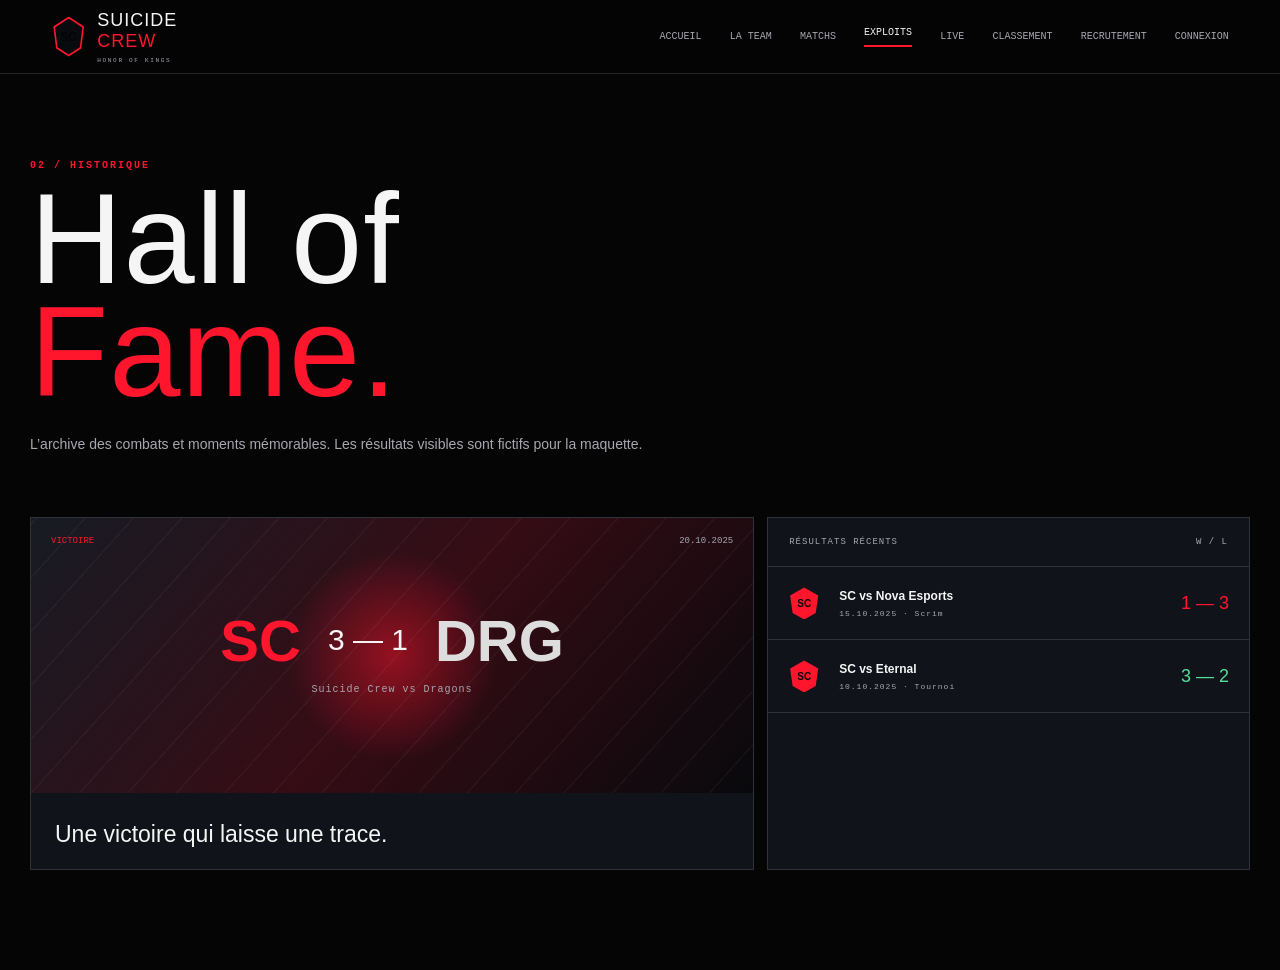
<file: pages/exploits.html>
<!doctype html><html lang="fr"><head><meta charset="utf-8"><meta name="viewport" content="width=device-width, initial-scale=1"><title>Exploits — Suicide Crew</title><link rel="stylesheet" href="../css/style.css">
    <link rel="stylesheet" href="../css/animations.css"></head><body><header class="site-header"><a class="brand" href="../index.html"><span class="brand-mark"><span>SC</span></span><span class="brand-copy"><strong>SUICIDE</strong><em>CREW</em><small>HONOR OF KINGS</small></span></a><button class="menu-toggle" type="button" aria-expanded="false" aria-controls="main-nav"><span></span><span></span><span></span><b>Menu</b></button><nav class="main-nav" id="main-nav"><a href="../index.html">Accueil</a><a href="equipe.html">La Team</a><a href="matchs.html">Matchs</a><a class="active" href="exploits.html">Exploits</a><a href="live.html">Live</a><a href="classement.html">Classement</a><a href="recrutement.html">Recrutement</a><a href="connexion.html">Connexion</a></nav></header><main class="subpage section-shell"><p class="eyebrow">02 / historique</p><h1 class="page-title">Hall of<br><em>Fame.</em></h1><p class="page-intro">L’archive des combats et moments mémorables. Les résultats visibles sont fictifs pour la maquette.</p><div class="match-layout"><div class="featured-match"><div class="match-cover"><span class="match-status">VICTOIRE</span><span class="match-date">20.10.2025</span><div class="versus"><strong>SC</strong><b>3 — 1</b><strong>DRG</strong></div><p>Suicide Crew vs Dragons</p></div><div class="match-caption"><h3>Une victoire qui laisse une trace.</h3></div></div><div class="match-list"><div class="match-list-head"><span>RÉSULTATS RÉCENTS</span><span>W / L</span></div><article class="result-row"><span class="result-logo">SC</span><div><b>SC vs Nova Esports</b><small>15.10.2025 · Scrim</small></div><strong class="loss">1 — 3</strong></article><article class="result-row"><span class="result-logo">SC</span><div><b>SC vs Eternal</b><small>10.10.2025 · Tournoi</small></div><strong>3 — 2</strong></article></div></div></main><script src="../js/app.js"></script>
<script src="../js/reveal.js"></script></body></html>
</file>
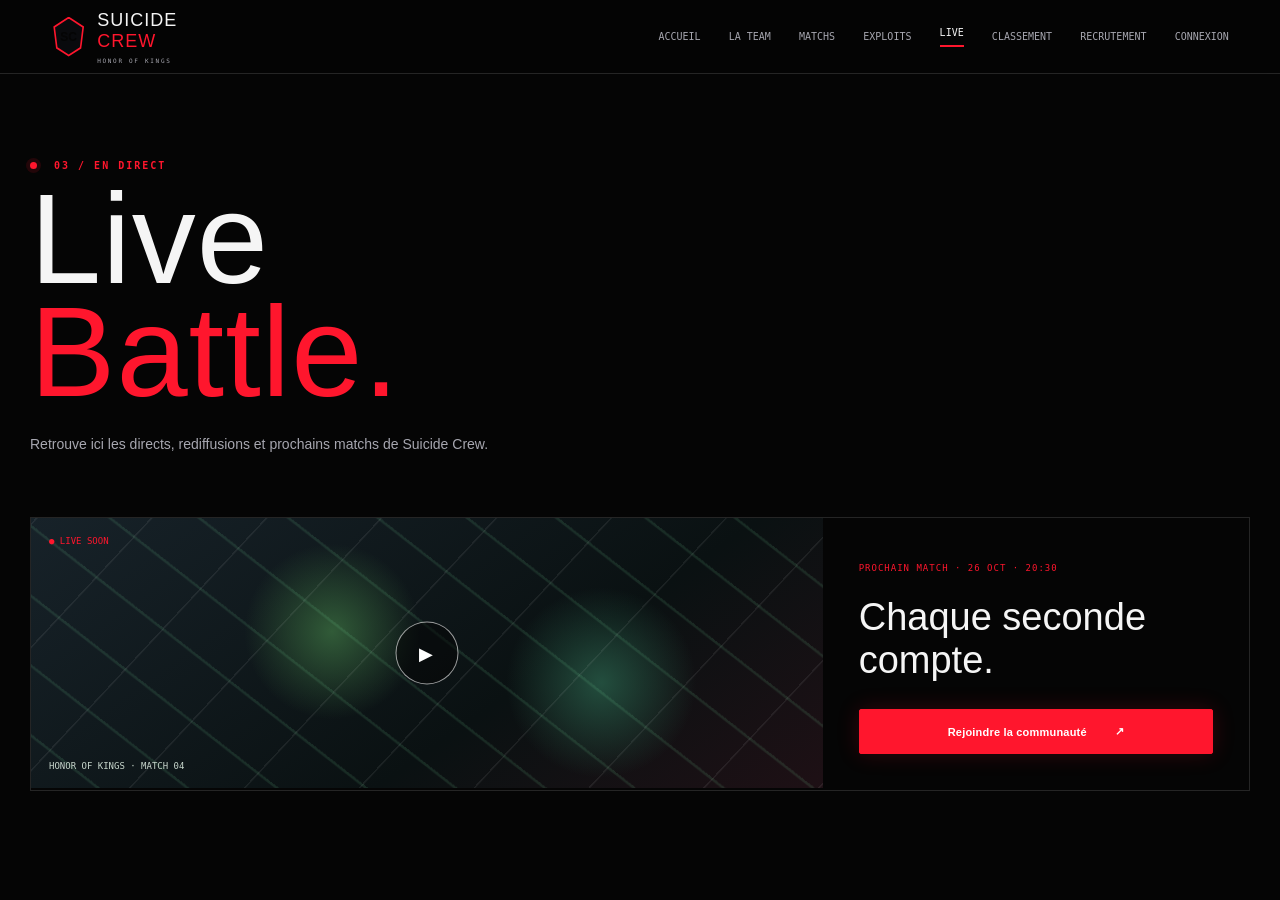
<file: pages/live.html>
<!doctype html><html lang="fr"><head><meta charset="utf-8"><meta name="viewport" content="width=device-width, initial-scale=1"><title>Live Battle — Suicide Crew</title><link rel="stylesheet" href="../css/style.css">
    <link rel="stylesheet" href="../css/animations.css"></head><body><header class="site-header"><a class="brand" href="../index.html"><span class="brand-mark"><span>SC</span></span><span class="brand-copy"><strong>SUICIDE</strong><em>CREW</em><small>HONOR OF KINGS</small></span></a><button class="menu-toggle" type="button" aria-expanded="false" aria-controls="main-nav"><span></span><span></span><span></span><b>Menu</b></button><nav class="main-nav" id="main-nav"><a href="../index.html">Accueil</a><a href="equipe.html">La Team</a><a href="matchs.html">Matchs</a><a href="exploits.html">Exploits</a><a class="active" href="live.html">Live</a><a href="classement.html">Classement</a><a href="recrutement.html">Recrutement</a><a href="connexion.html">Connexion</a></nav></header><main class="subpage section-shell"><p class="eyebrow"><span class="live-dot"></span> 03 / en direct</p><h1 class="page-title">Live<br><em>Battle.</em></h1><p class="page-intro">Retrouve ici les directs, rediffusions et prochains matchs de Suicide Crew.</p><div class="live-card"><div class="live-preview"><div class="map-lines"></div><span class="stream-badge">● LIVE SOON</span><button class="play-btn" type="button">▶</button><span class="preview-label">HONOR OF KINGS · MATCH 04</span></div><div class="live-details"><p>PROCHAIN MATCH · 26 OCT · 20:30</p><h3>Chaque seconde compte.</h3><a class="btn btn-primary" href="recrutement.html">Rejoindre la communauté <span>↗</span></a></div></div></main><script src="../js/app.js"></script>
<script src="../js/reveal.js"></script></body></html>
</file>
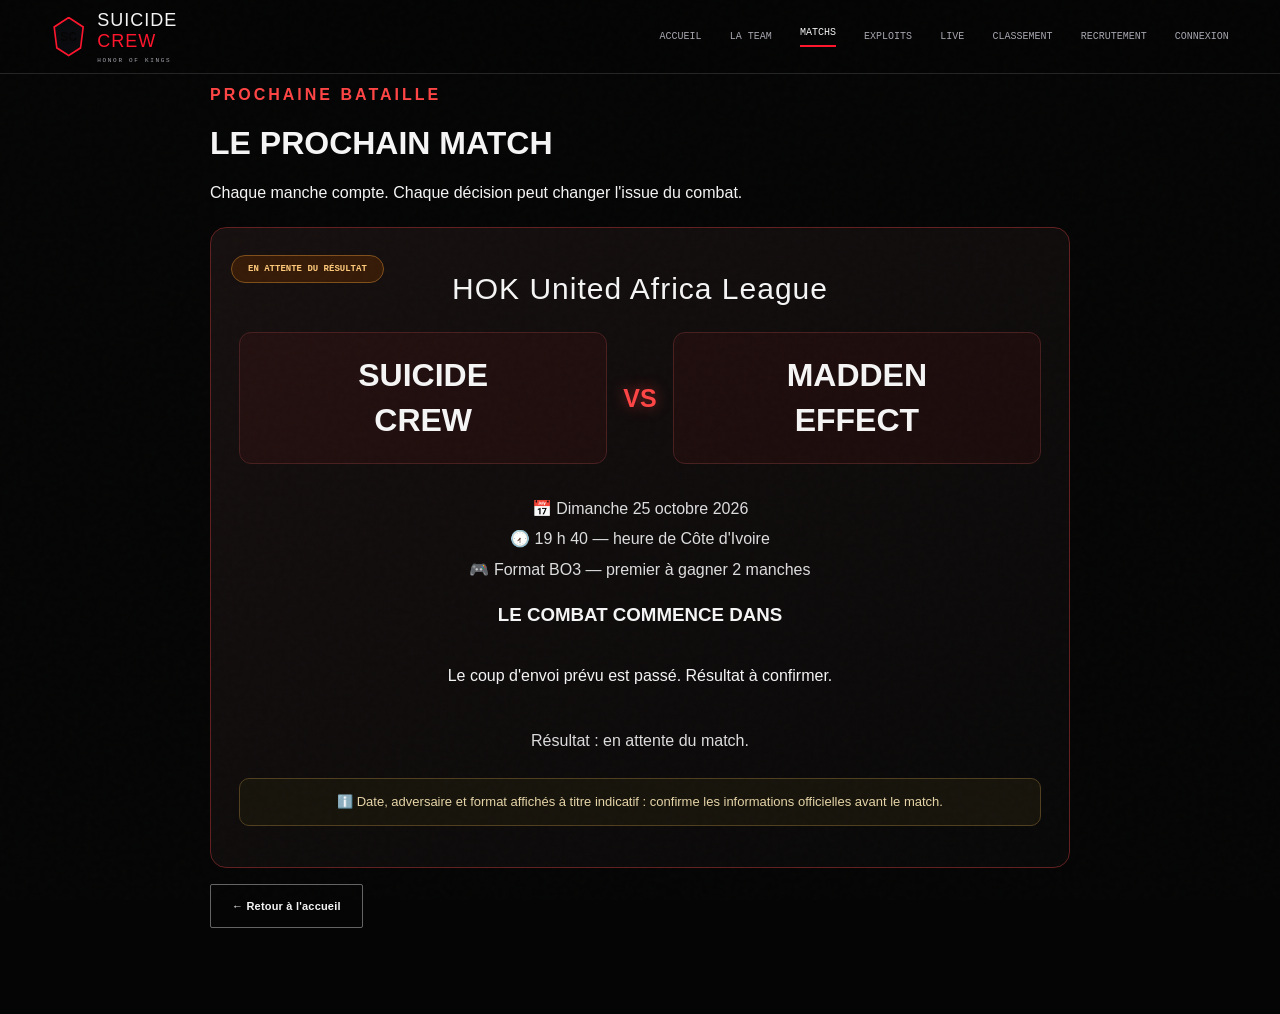
<file: pages/matchs.html>
<!doctype html>
<html lang="fr">
<head>
  <meta charset="utf-8">
  <meta name="viewport" content="width=device-width, initial-scale=1">
  <meta name="theme-color" content="#050505">
  <meta name="description" content="Suivez les matchs de Suicide Crew sur Honor of Kings.">
  <title>Matchs — Suicide Crew</title>
  <link rel="stylesheet" href="../css/style.css">
    <link rel="stylesheet" href="../css/animations.css">
  <style>
    .match-page { max-width: 900px; margin: auto; padding: 70px 20px; }
    .match-label { color: #ff4545; letter-spacing: 3px; font-weight: 700; }
    .match-card { margin-top: 25px; padding: 28px; border: 1px solid #632020; border-radius: 16px; background: linear-gradient(145deg,#171010,#080808); text-align: center; }
    .match-teams { display: flex; justify-content: center; align-items: center; gap: 24px; margin: 30px 0; flex-wrap: wrap; }
    .match-team { font-size: clamp(20px,5vw,32px); font-weight: 800; }
    .match-vs { color: #ff4545; font-family: sans-serif; font-weight: 900; font-size: 25px; }
    .countdown { display: flex; justify-content: center; flex-wrap: wrap; gap: 12px; margin: 25px 0; }
    .count-unit { min-width: 75px; padding: 15px 10px; background: #210d0d; border: 1px solid #552020; border-radius: 10px; }
    .count-number { display: block; color: #ff4545; font-size: 28px; font-weight: 900; }
    .count-caption { font-size: 11px; letter-spacing: 1px; color: #ccc; }
    .match-info { color: #ddd; line-height: 1.9; }
    .match-status { display: inline-block; padding: 8px 16px; border-radius: 30px; background: #351b08; color: #ffca7a; font-weight: 800; border: 1px solid #80501c; }
    .match-card h2 { margin: 20px 0; font-size: clamp(21px, 5vw, 30px); }
    .match-teams { gap: 16px; }
    .match-team { flex: 1 1 120px; padding: 20px 12px; border: 1px solid #492020; border-radius: 12px; background: rgba(255, 40, 40, 0.06); line-height: 1.4; }
    .match-vs { flex: 0 0 auto; text-shadow: 0 0 14px rgba(255, 69, 69, 0.5); }
    .count-unit { flex: 1 1 65px; max-width: 110px; }
    .match-notice { margin-top: 22px; padding: 12px 15px; border: 1px solid #51401f; border-radius: 10px; background: #17140c; color: #e6d5a8; font-size: 13px; line-height: 1.7; }
    @media (max-width: 480px) {
      .match-page { padding: 42px 14px; }
      .match-card { padding: 20px 14px; }
      .match-teams { gap: 10px; }
      .match-team { flex-basis: 100px; padding: 16px 8px; font-size: 20px; }
      .countdown { gap: 8px; }
      .count-unit { min-width: 60px; padding: 12px 6px; }
      .count-number { font-size: 24px; }
    }
  </style>
</head>
<body>
  <div class="noise" aria-hidden="true"></div>
  <header class="site-header" id="top">
    <a class="brand" href="../index.html" aria-label="Suicide Crew accueil">
      <span class="brand-mark"><span>SC</span></span>
      <span class="brand-copy"><strong>SUICIDE</strong><em>CREW</em><small>HONOR OF KINGS</small></span>
    </a>
    <button class="menu-toggle" type="button" aria-expanded="false" aria-controls="main-nav"><span></span><span></span><span></span><b>Menu</b></button>
    <nav class="main-nav" id="main-nav" aria-label="Navigation principale">
      <a href="../index.html">Accueil</a>
      <a href="equipe.html">La Team</a>
      <a href="matchs.html" class="active">Matchs</a>
      <a href="exploits.html">Exploits</a>
      <a href="live.html">Live</a>
      <a href="classement.html">Classement</a>
      <a href="recrutement.html">Recrutement</a><a href="connexion.html">Connexion</a>
    </nav>
  </header>

  <main class="match-page">
    <p class="match-label">PROCHAINE BATAILLE</p>
    <h1>LE PROCHAIN MATCH</h1>
    <p>Chaque manche compte. Chaque décision peut changer l'issue du combat.</p>

    <section class="match-card" aria-labelledby="match-title">
      <p class="match-status" id="match-status">● MATCH À VENIR</p>
      <h2 id="match-title">HOK United Africa League</h2>
      <div class="match-teams">
        <div class="match-team">SUICIDE<br>CREW</div>
        <div class="match-vs">VS</div>
        <div class="match-team">MADDEN<br>EFFECT</div>
      </div>
      <p class="match-info">
        📅 Dimanche 25 octobre 2026<br>
        🕢 19 h 40 — heure de Côte d'Ivoire<br>
        🎮 Format BO3 — premier à gagner 2 manches
      </p>
      <h3>LE COMBAT COMMENCE DANS</h3>
      <div class="countdown" id="match-countdown" aria-live="polite">
        <div class="count-unit"><span class="count-number">--</span><span class="count-caption">JOURS</span></div>
        <div class="count-unit"><span class="count-number">--</span><span class="count-caption">HEURES</span></div>
        <div class="count-unit"><span class="count-number">--</span><span class="count-caption">MINUTES</span></div>
        <div class="count-unit"><span class="count-number">--</span><span class="count-caption">SECONDES</span></div>
      </div>
      <p class="match-info">Résultat : en attente du match.</p>
      <p class="match-notice">ℹ️ Date, adversaire et format affichés à titre indicatif : confirme les informations officielles avant le match.</p>
    </section>
    <p><a class="btn btn-ghost" href="../index.html">← Retour à l'accueil</a></p>
  </main>

  <script src="../js/app.js"></script>
<script src="../js/reveal.js"></script>
  <script>
    (() => {
      const target = new Date("2026-10-25T19:40:00+00:00").getTime();
      const countdown = document.getElementById("match-countdown");
      const status = document.getElementById("match-status");

      let timer = null;

      function updateCountdown() {
        const remaining = target - Date.now();

        if (remaining <= 0) {
          countdown.innerHTML = "<p>Le coup d'envoi prévu est passé. Résultat à confirmer.</p>";
          status.textContent = "EN ATTENTE DU RÉSULTAT";
          if (timer !== null) {
            clearInterval(timer);
            timer = null;
          }
          return;
        }

        const values = [
          Math.floor(remaining / 86400000),
          Math.floor((remaining % 86400000) / 3600000),
          Math.floor((remaining % 3600000) / 60000),
          Math.floor((remaining % 60000) / 1000)
        ];

        countdown.querySelectorAll(".count-number").forEach((element, index) => {
          element.textContent = String(values[index]).padStart(2, "0");
        });
      }

      updateCountdown();
      if (Date.now() < target) {
        timer = setInterval(updateCountdown, 1000);
      }
    })();
  </script>
</body>
</html>
</file>
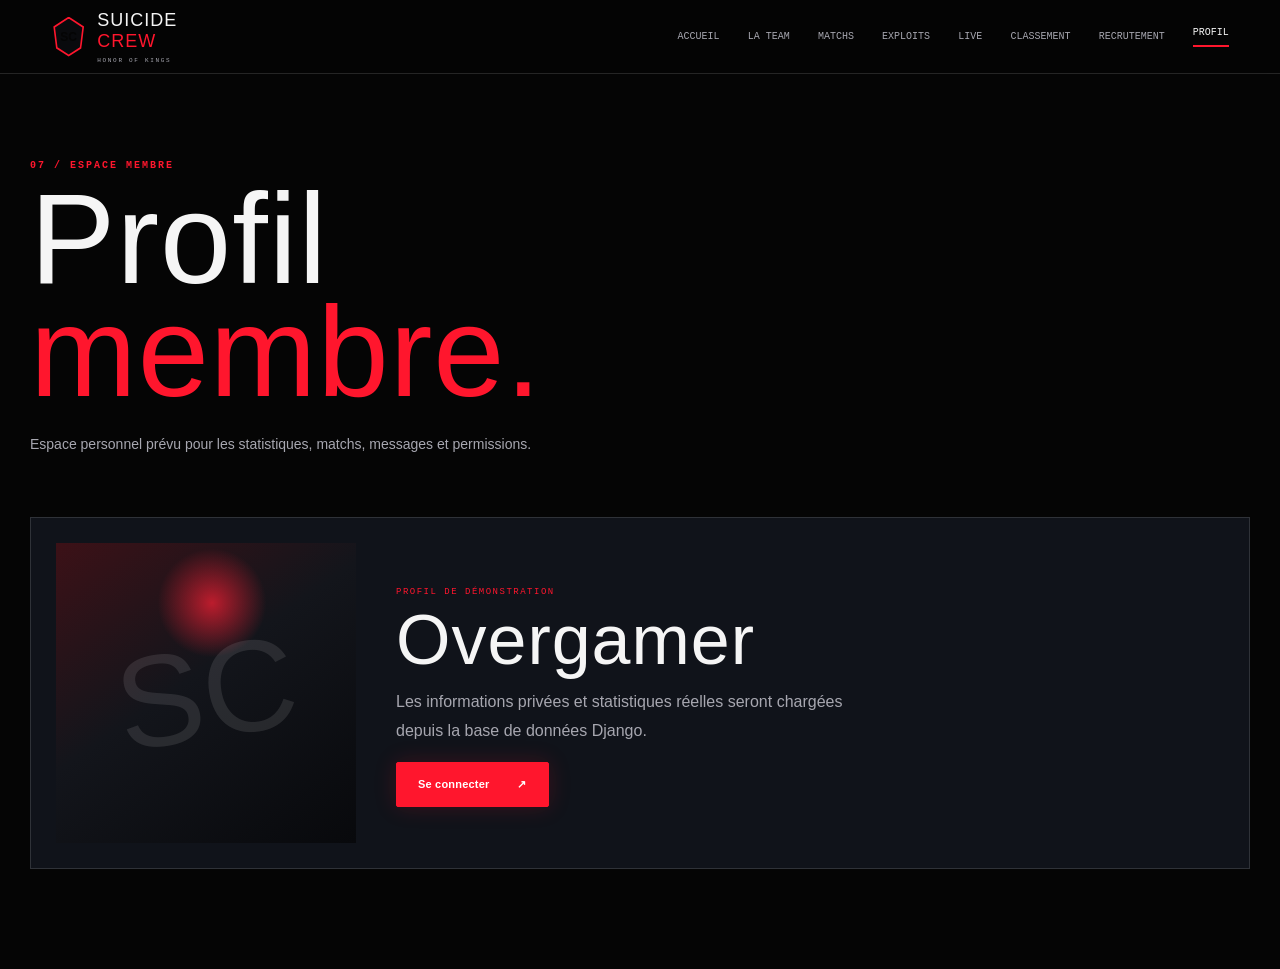
<file: pages/profil.html>
<!doctype html><html lang="fr"><head><meta charset="utf-8"><meta name="viewport" content="width=device-width, initial-scale=1"><title>Profil — Suicide Crew</title><link rel="stylesheet" href="../css/style.css">
    <link rel="stylesheet" href="../css/animations.css"></head><body><header class="site-header"><a class="brand" href="../index.html"><span class="brand-mark"><span>SC</span></span><span class="brand-copy"><strong>SUICIDE</strong><em>CREW</em><small>HONOR OF KINGS</small></span></a><button class="menu-toggle" type="button" aria-expanded="false" aria-controls="main-nav"><span></span><span></span><span></span><b>Menu</b></button><nav class="main-nav" id="main-nav"><a href="../index.html">Accueil</a><a href="equipe.html">La Team</a><a href="matchs.html">Matchs</a><a href="exploits.html">Exploits</a><a href="live.html">Live</a><a href="classement.html">Classement</a><a href="recrutement.html">Recrutement</a><a class="active" href="profil.html">Profil</a></nav></header><main class="subpage section-shell"><p class="eyebrow">07 / espace membre</p><h1 class="page-title">Profil<br><em>membre.</em></h1><p class="page-intro">Espace personnel prévu pour les statistiques, matchs, messages et permissions.</p><div class="profile-card"><div class="player-portrait portrait-one"><span>SC</span></div><div><span class="role">PROFIL DE DÉMONSTRATION</span><h2>Overgamer</h2><p>Les informations privées et statistiques réelles seront chargées depuis la base de données Django.</p><a class="btn btn-primary" href="connexion.html">Se connecter <span>↗</span></a></div></div></main><script src="../js/app.js"></script>
<script src="../js/reveal.js"></script></body></html>
</file>
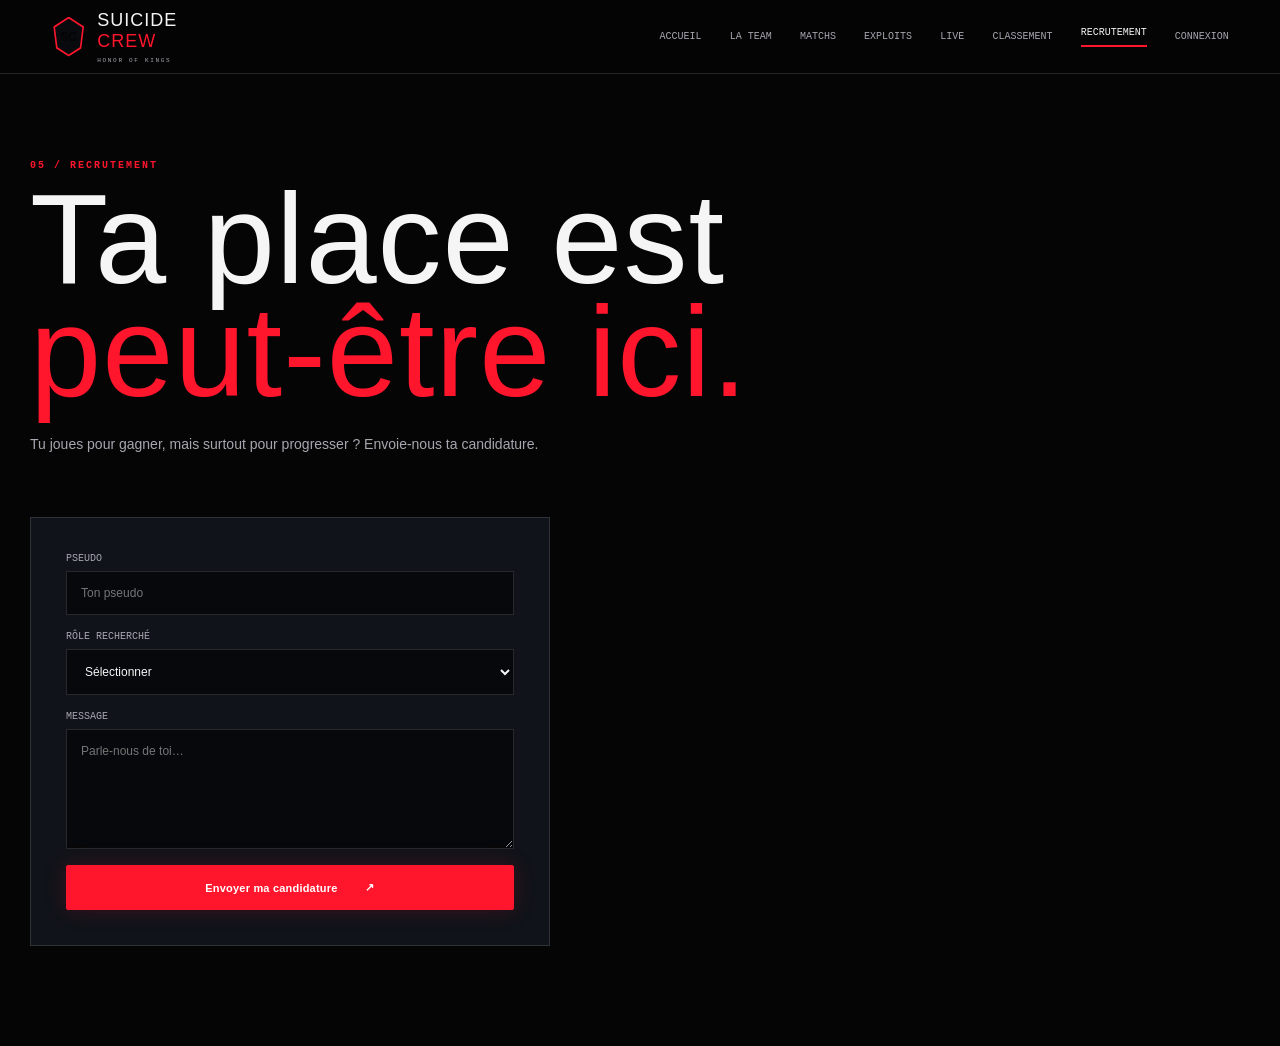
<file: pages/recrutement.html>
<!doctype html><html lang="fr"><head><meta charset="utf-8"><meta name="viewport" content="width=device-width, initial-scale=1"><title>Recrutement — Suicide Crew</title><link rel="stylesheet" href="../css/style.css">
    <link rel="stylesheet" href="../css/animations.css"></head><body><header class="site-header"><a class="brand" href="../index.html"><span class="brand-mark"><span>SC</span></span><span class="brand-copy"><strong>SUICIDE</strong><em>CREW</em><small>HONOR OF KINGS</small></span></a><button class="menu-toggle" type="button" aria-expanded="false" aria-controls="main-nav"><span></span><span></span><span></span><b>Menu</b></button><nav class="main-nav" id="main-nav"><a href="../index.html">Accueil</a><a href="equipe.html">La Team</a><a href="matchs.html">Matchs</a><a href="exploits.html">Exploits</a><a href="live.html">Live</a><a href="classement.html">Classement</a><a class="active" href="recrutement.html">Recrutement</a><a href="connexion.html">Connexion</a></nav></header><main class="subpage section-shell"><p class="eyebrow">05 / recrutement</p><h1 class="page-title">Ta place est<br><em>peut-être ici.</em></h1><p class="page-intro">Tu joues pour gagner, mais surtout pour progresser ? Envoie-nous ta candidature.</p><div class="standalone-form"><form class="page-form" data-demo-form><label>Pseudo<input required placeholder="Ton pseudo"></label><label>Rôle recherché<select required><option value="">Sélectionner</option><option>Jungle</option><option>Mid</option><option>Support</option><option>ADC</option><option>Solo lane</option></select></label><label>Message<textarea required placeholder="Parle-nous de toi…"></textarea></label><button class="btn btn-primary" type="submit">Envoyer ma candidature <span>↗</span></button></form></div></main><script src="../js/app.js"></script>
<script src="../js/reveal.js"></script></body></html>
</file>
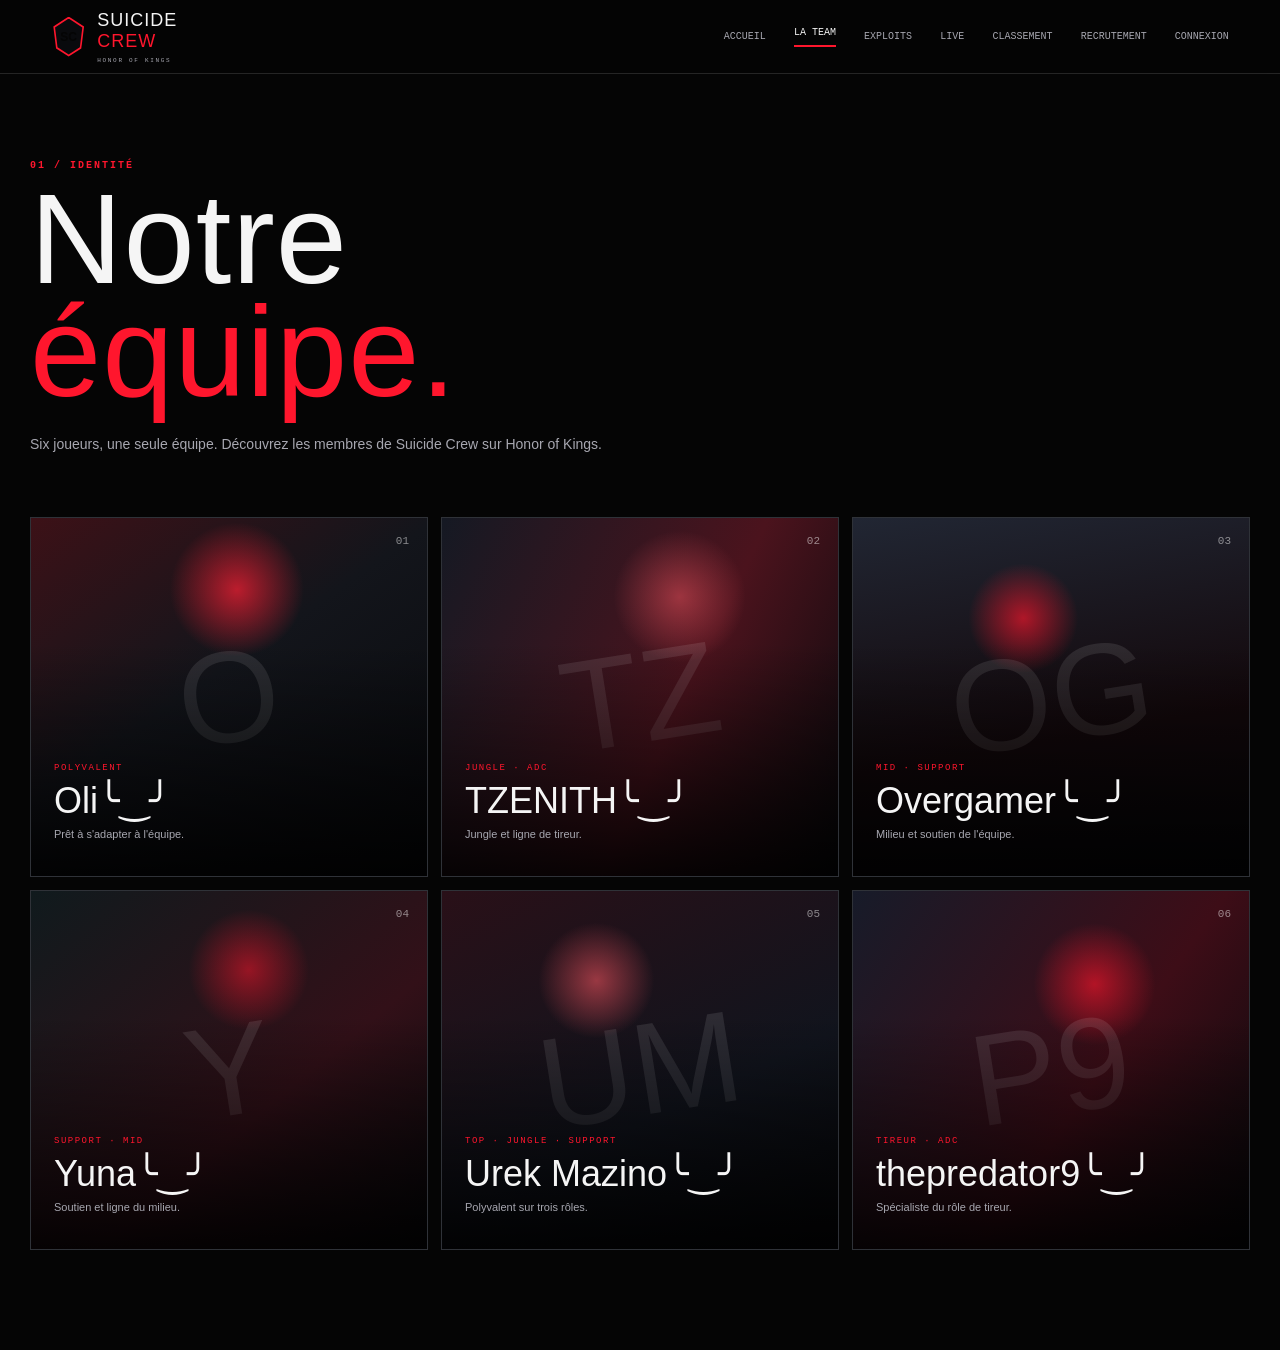
<file: sauvegarde-avant-correction/equipe.html>
<!doctype html>
<html lang="fr">
<head>
  <meta charset="utf-8">
  <meta name="viewport" content="width=device-width, initial-scale=1">
  <title>La Team — Suicide Crew</title>
  <link rel="stylesheet" href="../css/style.css">
</head>
<body>
  <header class="site-header">
    <a class="brand" href="../index.html">
      <span class="brand-mark"><span>SC</span></span>
      <span class="brand-copy">
        <strong>SUICIDE</strong>
        <em>CREW</em>
        <small>HONOR OF KINGS</small>
      </span>
    </a>
    <nav class="main-nav">
      <a href="../index.html">Accueil</a>
      <a class="active" href="equipe.html">La Team</a>
      <a href="exploits.html">Exploits</a>
      <a href="live.html">Live</a>
      <a href="classement.html">Classement</a>
      <a href="recrutement.html">Recrutement</a>
      <a href="connexion.html">Connexion</a>
    </nav>
  </header>

  <main class="subpage section-shell">
    <p class="eyebrow">01 / identité</p>
    <h1 class="page-title">Notre<br><em>équipe.</em></h1>
    <p class="page-intro">
      Six joueurs, une seule équipe. Découvrez les membres
      de Suicide Crew sur Honor of Kings.
    </p>

    <div class="player-grid subpage-grid">

      <article class="player-card">
        <div class="player-portrait portrait-one">
          <span>O</span>
        </div>
        <div class="player-info">
          <span class="role">POLYVALENT</span>
          <h3>Oli╰‿╯</h3>
          <p>Prêt à s'adapter à l'équipe.</p>
        </div>
        <span class="card-index">01</span>
      </article>

      <article class="player-card">
        <div class="player-portrait portrait-two">
          <span>TZ</span>
        </div>
        <div class="player-info">
          <span class="role">JUNGLE · ADC</span>
          <h3>TZENITH╰‿╯</h3>
          <p>Jungle et ligne de tireur.</p>
        </div>
        <span class="card-index">02</span>
      </article>

      <article class="player-card">
        <div class="player-portrait portrait-three">
          <span>OG</span>
        </div>
        <div class="player-info">
          <span class="role">MID · SUPPORT</span>
          <h3>Overgamer╰‿╯</h3>
          <p>Milieu et soutien de l'équipe.</p>
        </div>
        <span class="card-index">03</span>
      </article>

      <article class="player-card">
        <div class="player-portrait portrait-four">
          <span>Y</span>
        </div>
        <div class="player-info">
          <span class="role">SUPPORT · MID</span>
          <h3>Yuna╰‿╯</h3>
          <p>Soutien et ligne du milieu.</p>
        </div>
        <span class="card-index">04</span>
      </article>

      <article class="player-card">
        <div class="player-portrait portrait-five">
          <span>UM</span>
        </div>
        <div class="player-info">
          <span class="role">TOP · JUNGLE · SUPPORT</span>
          <h3>Urek Mazino╰‿╯</h3>
          <p>Polyvalent sur trois rôles.</p>
        </div>
        <span class="card-index">05</span>
      </article>

      <article class="player-card">
        <div class="player-portrait portrait-six">
          <span>P9</span>
        </div>
        <div class="player-info">
          <span class="role">TIREUR · ADC</span>
          <h3>thepredator9╰‿╯</h3>
          <p>Spécialiste du rôle de tireur.</p>
        </div>
        <span class="card-index">06</span>
      </article>

    </div>
  </main>

  <script src="../js/app.js"></script>
</body>
</html>
</file>
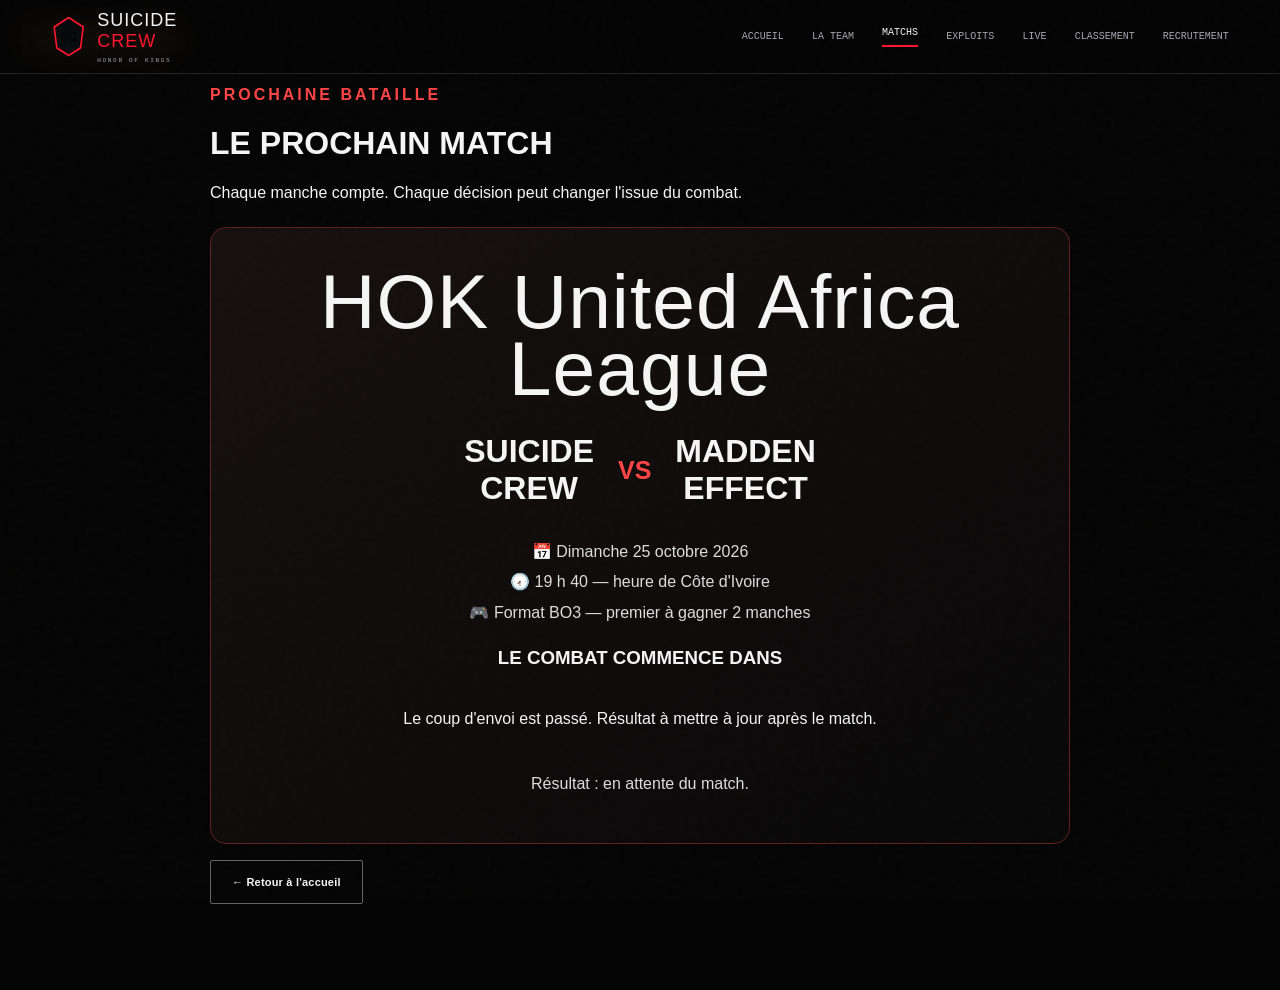
<file: sauvegarde-avant-correction/matchs.html>
<!doctype html>
<html lang="fr">
<head>
  <meta charset="utf-8">
  <meta name="viewport" content="width=device-width, initial-scale=1">
  <meta name="theme-color" content="#050505">
  <meta name="description" content="Suivez les matchs de Suicide Crew sur Honor of Kings.">
  <title>Matchs — Suicide Crew</title>
  <link rel="stylesheet" href="../css/style.css">
  <style>
    .match-page { max-width: 900px; margin: auto; padding: 70px 20px; }
    .match-label { color: #ff4545; letter-spacing: 3px; font-weight: 700; }
    .match-card { margin-top: 25px; padding: 28px; border: 1px solid #632020; border-radius: 16px; background: linear-gradient(145deg,#171010,#080808); text-align: center; }
    .match-teams { display: flex; justify-content: center; align-items: center; gap: 24px; margin: 30px 0; flex-wrap: wrap; }
    .match-team { font-size: clamp(20px,5vw,32px); font-weight: 800; }
    .match-vs { color: #ff4545; font-family: sans-serif; font-weight: 900; font-size: 25px; }
    .countdown { display: flex; justify-content: center; flex-wrap: wrap; gap: 12px; margin: 25px 0; }
    .count-unit { min-width: 75px; padding: 15px 10px; background: #210d0d; border: 1px solid #552020; border-radius: 10px; }
    .count-number { display: block; color: #ff4545; font-size: 28px; font-weight: 900; }
    .count-caption { font-size: 11px; letter-spacing: 1px; color: #ccc; }
    .match-info { color: #ddd; line-height: 1.9; }
    .match-status { display: inline-block; padding: 7px 14px; border-radius: 30px; background: #351b08; color: #ffca7a; font-weight: 700; }
  </style>
</head>
<body>
  <div class="noise" aria-hidden="true"></div>
  <header class="site-header" id="top">
    <a class="brand" href="../index.html" aria-label="Suicide Crew accueil">
      <span class="brand-mark"><span>SC</span></span>
      <span class="brand-copy"><strong>SUICIDE</strong><em>CREW</em><small>HONOR OF KINGS</small></span>
    </a>
    <button class="menu-toggle" type="button" aria-expanded="false" aria-controls="main-nav"><span></span><span></span><span></span><b>Menu</b></button>
    <nav class="main-nav" id="main-nav" aria-label="Navigation principale">
      <a href="../index.html">Accueil</a>
      <a href="equipe.html">La Team</a>
      <a href="matchs.html" class="active">Matchs</a>
      <a href="exploits.html">Exploits</a>
      <a href="live.html">Live</a>
      <a href="classement.html">Classement</a>
      <a href="recrutement.html">Recrutement</a>
    </nav>
  </header>

  <main class="match-page">
    <p class="match-label">PROCHAINE BATAILLE</p>
    <h1>LE PROCHAIN MATCH</h1>
    <p>Chaque manche compte. Chaque décision peut changer l'issue du combat.</p>

    <section class="match-card" aria-labelledby="match-title">
      <p class="match-status" id="match-status">● MATCH À VENIR</p>
      <h2 id="match-title">HOK United Africa League</h2>
      <div class="match-teams">
        <div class="match-team">SUICIDE<br>CREW</div>
        <div class="match-vs">VS</div>
        <div class="match-team">MADDEN<br>EFFECT</div>
      </div>
      <p class="match-info">
        📅 Dimanche 25 octobre 2026<br>
        🕢 19 h 40 — heure de Côte d'Ivoire<br>
        🎮 Format BO3 — premier à gagner 2 manches
      </p>
      <h3>LE COMBAT COMMENCE DANS</h3>
      <div class="countdown" id="match-countdown" aria-live="polite">
        <div class="count-unit"><span class="count-number">--</span><span class="count-caption">JOURS</span></div>
        <div class="count-unit"><span class="count-number">--</span><span class="count-caption">HEURES</span></div>
        <div class="count-unit"><span class="count-number">--</span><span class="count-caption">MINUTES</span></div>
        <div class="count-unit"><span class="count-number">--</span><span class="count-caption">SECONDES</span></div>
      </div>
      <p class="match-info">Résultat : en attente du match.</p>
    </section>
    <p><a class="btn btn-ghost" href="../index.html">← Retour à l'accueil</a></p>
  </main>

  <script src="../js/app.js"></script>
  <script>
    (() => {
      const target = new Date("2026-10-25T19:40:00+00:00").getTime();
      const countdown = document.getElementById("match-countdown");
      const status = document.getElementById("match-status");

      function updateCountdown() {
        const remaining = target - Date.now();

        if (remaining <= 0) {
          countdown.innerHTML = "<p>Le coup d'envoi est passé. Résultat à mettre à jour après le match.</p>";
          status.textContent = "MATCH EN COURS OU TERMINÉ";
          return;
        }

        const values = [
          Math.floor(remaining / 86400000),
          Math.floor((remaining % 86400000) / 3600000),
          Math.floor((remaining % 3600000) / 60000),
          Math.floor((remaining % 60000) / 1000)
        ];

        countdown.querySelectorAll(".count-number").forEach((element, index) => {
          element.textContent = String(values[index]).padStart(2, "0");
        });
      }

      updateCountdown();
      setInterval(updateCountdown, 1000);
    })();
  </script>
</body>
</html>
</file>
<file: css/style.css>
:root{--bg:#050505;--surface:#10131a;--surface-2:#151820;--red:#ff162d;--red-dark:#8b0f1a;--ink:#f5f5f5;--muted:#a7a7b0;--line:rgba(255,255,255,.13);--font-display:'Bebas Neue',Impact,sans-serif;--font-body:Inter,Arial,sans-serif;--font-mono:'IBM Plex Mono',monospace;--shadow:0 25px 70px rgba(0,0,0,.45)}*{box-sizing:border-box}html{scroll-behavior:smooth}body{margin:0;background:var(--bg);color:var(--ink);font-family:var(--font-body);overflow-x:hidden}body:before{content:"";position:fixed;inset:0;pointer-events:none;opacity:.22;background:linear-gradient(90deg,transparent 49.95%,rgba(255,22,45,.12) 50%,transparent 50.05%),linear-gradient(0deg,transparent 49.95%,rgba(255,255,255,.035) 50%,transparent 50.05%);background-size:80px 80px;mask-image:linear-gradient(to bottom,black,transparent 80%);z-index:-2}.noise{position:fixed;inset:0;pointer-events:none;opacity:.035;z-index:20;background-image:url("data:image/svg+xml,%3Csvg viewBox='0 0 180 180' xmlns='http://www.w3.org/2000/svg'%3E%3Cfilter id='n'%3E%3CfeTurbulence type='fractalNoise' baseFrequency='.85' numOctaves='4' stitchTiles='stitch'/%3E%3C/filter%3E%3Crect width='100%25' height='100%25' filter='url(%23n)' opacity='.5'/%3E%3C/svg%3E")}.site-header{position:fixed;top:0;left:0;right:0;height:74px;display:flex;align-items:center;justify-content:space-between;padding:0 clamp(22px,4vw,72px);border-bottom:1px solid var(--line);background:rgba(5,5,5,.74);backdrop-filter:blur(16px);z-index:15}.brand{display:flex;align-items:center;gap:11px;color:var(--ink);text-decoration:none}.brand-mark{display:grid;place-items:center;width:35px;height:40px;clip-path:polygon(50% 0,94% 25%,86% 80%,50% 100%,14% 80%,6% 25%);background:var(--red);color:#050505;font:800 12px var(--font-body);position:relative}.brand-mark:after{content:"";position:absolute;inset:2px;background:#090a0d;clip-path:inherit;z-index:0}.brand-mark span{z-index:1}.brand-copy{display:grid;line-height:.83}.brand-copy strong,.brand-copy em{font:18px var(--font-display);letter-spacing:1px}.brand-copy em{color:var(--red);font-style:normal}.brand-copy small{color:var(--muted);font:6px var(--font-mono);letter-spacing:1.7px;margin-top:5px}.main-nav{display:flex;align-items:center;gap:clamp(15px,2.2vw,32px);font:10px var(--font-mono);text-transform:uppercase}.main-nav a{color:var(--muted);text-decoration:none;transition:.2s}.main-nav a:hover,.main-nav a.active{color:var(--ink)}.main-nav a.active:after{content:"";display:block;height:2px;margin-top:7px;background:var(--red)}button,.btn{font:inherit;cursor:pointer}.icon-btn{border:0;color:var(--ink);background:transparent;font-size:22px;transform:rotate(-25deg)}.header-cta,.btn-primary{background:var(--red);color:#fff;border:1px solid var(--red);box-shadow:0 0 22px rgba(255,22,45,.18)}.header-cta{padding:11px 21px;border-radius:3px;font:700 10px var(--font-mono)}.menu-toggle{display:none}.section-shell{position:relative;width:min(1220px,calc(100% - 44px));margin:auto}.hero{min-height:760px;padding:190px 6% 100px;display:flex;align-items:center;isolation:isolate;overflow:hidden}.hero:before{content:"";position:absolute;inset:74px -20% 0;background:radial-gradient(circle at 69% 42%,rgba(170,10,26,.7),transparent 27%),radial-gradient(circle at 80% 52%,rgba(255,22,45,.18),transparent 36%),linear-gradient(105deg,#060609 18%,rgba(5,5,5,.8) 48%,transparent 78%);z-index:-1}.hero:after{content:"";position:absolute;inset:74px 0 0;z-index:-3;background:linear-gradient(120deg,transparent 20%,rgba(255,22,45,.07),transparent 58%),repeating-linear-gradient(136deg,transparent 0 42px,rgba(255,22,45,.06) 43px 44px);opacity:.7}.hero-art{position:absolute;right:-4%;top:74px;width:70%;height:686px;z-index:-1;overflow:hidden}.moon{position:absolute;right:16%;top:58px;width:300px;height:300px;border-radius:50%;background:radial-gradient(circle at 35% 36%,#ff7580 0 2%,#c51f35 43%,#610d18 71%,transparent 72%);box-shadow:0 0 110px rgba(255,22,45,.38)}.warrior-silhouette{position:absolute;bottom:-6%;right:14%;width:52%;height:76%;background:linear-gradient(145deg,rgba(0,0,0,.28),#08090c 45%,#12070a);clip-path:polygon(37% 0,55% 11%,62% 24%,80% 36%,100% 76%,72% 72%,86% 100%,5% 100%,18% 75%,0 61%,22% 43%,27% 23%);filter:drop-shadow(-28px 0 22px rgba(255,22,45,.3))}.warrior-silhouette:before,.warrior-silhouette:after{content:"";position:absolute;background:var(--red);transform:skew(-30deg);opacity:.8}.warrior-silhouette:before{width:42%;height:4px;left:25%;top:37%;box-shadow:20px 50px 0 rgba(255,22,45,.45),-32px 106px 0 rgba(255,22,45,.3)}.warrior-silhouette:after{width:60%;height:2px;left:10%;top:53%;box-shadow:40px 72px 0 rgba(255,255,255,.12)}.slash{position:absolute;height:2px;background:var(--red);transform:rotate(-29deg);opacity:.65;box-shadow:0 0 15px var(--red)}.slash-one{width:56%;right:12%;top:40%}.slash-two{width:42%;right:1%;top:64%}.hero-content{max-width:650px;z-index:2}.eyebrow{color:var(--red);font:600 10px var(--font-mono);letter-spacing:2px;text-transform:uppercase}.live-dot{display:inline-block;width:7px;height:7px;border-radius:50%;background:var(--red);box-shadow:0 0 0 4px rgba(255,22,45,.12);margin-right:9px;animation:pulse 1.5s infinite}.hero h1{font:normal clamp(86px,13vw,190px)/.72 var(--font-display);letter-spacing:2px;margin:33px 0 25px;transform:skew(-7deg)}.hero h1 span{display:block;color:#f2f2f2;text-shadow:8px 8px 0 rgba(255,22,45,.18)}.hero h1 strong{display:block;color:var(--red);font-weight:normal;margin-left:20%;text-shadow:-5px 6px 0 #580c15}.hero-kicker{font:11px var(--font-mono);letter-spacing:4px;color:#fff;margin-bottom:21px}.hero-lead{max-width:480px;color:var(--muted);line-height:1.75;font-size:14px}.hero-actions{display:flex;gap:13px;margin-top:32px}.btn{display:inline-flex;align-items:center;justify-content:center;gap:28px;padding:15px 21px;text-decoration:none;font-size:11px;font-weight:700;letter-spacing:.2px;border-radius:2px;transition:transform .2s,box-shadow .2s,background .2s}.btn:hover{transform:translateY(-3px);box-shadow:0 10px 28px rgba(255,22,45,.22)}.btn-ghost{color:var(--ink);border:1px solid rgba(255,255,255,.38)}.btn-ghost:hover{border-color:var(--red)}.hero-side-note{position:absolute;right:4%;top:40%;color:var(--red);font:16px var(--font-mono);line-height:1.5;text-align:center;opacity:.7}.scroll-cue{position:absolute;bottom:28px;left:6%;display:flex;align-items:center;gap:10px;color:var(--muted);text-decoration:none}.scroll-cue span{display:grid;place-items:center;border:1px solid var(--muted);border-radius:50%;width:25px;height:25px}.scroll-cue small,.hero-bottom-meta{font:9px var(--font-mono);letter-spacing:1.5px}.hero-bottom-meta{position:absolute;right:6%;bottom:35px;display:flex;gap:24px;color:var(--muted)}h2{font:normal clamp(44px,6vw,78px)/.88 var(--font-display);letter-spacing:1px;margin:12px 0 0}h2 em{color:var(--red);font-style:normal}.intro,.matches,.ranking,.gallery{padding:120px 0;border-top:1px solid var(--line)}.intro{display:grid;grid-template-columns:1fr 1fr;gap:55px 9%;align-items:end}.intro-copy{padding-bottom:5px;color:var(--muted);font-size:15px;line-height:1.8;max-width:450px}.intro-copy strong{color:var(--ink)}.text-link{color:var(--ink);font:11px var(--font-mono);text-transform:uppercase;text-decoration:none;display:inline-flex;gap:17px;align-items:center;margin-top:23px}.text-link span{color:var(--red);font-size:17px}.player-grid{grid-column:1/-1;display:grid;grid-template-columns:repeat(3,1fr);gap:13px;margin-top:25px}.player-card{position:relative;min-height:360px;background:var(--surface);border:1px solid var(--line);overflow:hidden;transition:.3s}.player-card:hover{border-color:var(--red);transform:translateY(-7px)}.player-card:after{content:"";position:absolute;inset:0;background:linear-gradient(180deg,transparent 35%,rgba(0,0,0,.88));pointer-events:none}.player-portrait{height:100%;position:absolute;inset:0;background:radial-gradient(circle at 52% 20%,rgba(255,32,53,.7),transparent 19%),linear-gradient(145deg,#3c1117,#13151b 45%,#08090c);display:grid;place-items:center}.portrait-two{background:radial-gradient(circle at 60% 22%,rgba(255,87,99,.48),transparent 18%),linear-gradient(115deg,#151923,#4b131d 58%,#08090c)}.portrait-three{background:radial-gradient(circle at 43% 28%,rgba(255,22,45,.65),transparent 16%),linear-gradient(170deg,#212633,#13080b 60%,#07080b)}.portrait-four{background:radial-gradient(circle at 55% 22%,rgba(255,22,45,.52),transparent 17%),linear-gradient(140deg,#101a1d,#321018 60%,#08090c)}.portrait-five{background:radial-gradient(circle at 39% 25%,rgba(255,87,99,.55),transparent 16%),linear-gradient(155deg,#291018,#11141d 60%,#07080b)}.portrait-six{background:radial-gradient(circle at 61% 26%,rgba(255,22,45,.62),transparent 17%),linear-gradient(125deg,#171b29,#3d0d17 58%,#08090c)}.player-portrait span{font:130px var(--font-display);color:rgba(255,255,255,.1);transform:rotate(-9deg)}.player-info{position:absolute;z-index:1;bottom:23px;left:23px}.role{color:var(--red);font:9px var(--font-mono);letter-spacing:1.5px}.player-info h3{font:36px var(--font-display);font-weight:normal;margin:6px 0}.player-info p{font-size:11px;color:var(--muted);margin:0 0 13px}.tags{display:flex;gap:6px}.tags b{font:9px var(--font-mono);border:1px solid var(--line);padding:5px 7px;color:var(--muted)}.card-index{position:absolute;right:18px;top:17px;z-index:1;color:rgba(255,255,255,.5);font:11px var(--font-mono)}.section-foot{grid-column:1/-1;display:flex;align-items:center;gap:16px;color:var(--muted);font:9px var(--font-mono);text-transform:uppercase}.section-foot .line{height:1px;background:var(--red);flex:1}.section-top,.live-header{display:flex;justify-content:space-between;align-items:end;gap:30px}.match-layout{display:grid;grid-template-columns:1.2fr .8fr;gap:13px;margin-top:54px}.featured-match{background:var(--surface);border:1px solid var(--line)}.match-cover{height:275px;position:relative;display:flex;flex-direction:column;align-items:center;justify-content:center;overflow:hidden;background:radial-gradient(circle at center,rgba(255,22,45,.47),transparent 27%),linear-gradient(130deg,#171b23,#360c15 51%,#08090c)}.match-cover:before{content:"";position:absolute;inset:-40%;background:repeating-linear-gradient(140deg,transparent 0 34px,rgba(255,255,255,.04) 35px 36px);transform:rotate(-8deg)}.match-status,.match-date{position:absolute;top:18px;font:9px var(--font-mono)}.match-status{left:20px;color:var(--red)}.match-date{right:20px;color:var(--muted)}.versus{display:flex;align-items:center;gap:27px;font:58px var(--font-display);z-index:1}.versus strong:first-child{color:var(--red)}.versus strong:last-child{color:#ddd}.versus b{font:30px var(--font-display);color:var(--ink)}.match-cover p{z-index:1;font:10px var(--font-mono);color:var(--muted);letter-spacing:1px}.match-caption{display:flex;align-items:center;justify-content:space-between;padding:21px 24px}.match-caption small,.match-list-head,.result-row small,.live-clock span,.live-clock small,.stats-strip small{font:9px var(--font-mono);color:var(--muted);letter-spacing:1px}.match-caption h3{font:23px var(--font-display);font-weight:normal;margin:7px 0 0}.match-caption>span{font-size:21px;color:var(--red)}.match-list{border:1px solid var(--line);background:var(--surface)}.match-list-head{display:flex;justify-content:space-between;padding:19px 21px;border-bottom:1px solid var(--line)}.result-row{display:grid;grid-template-columns:39px 1fr auto;align-items:center;gap:12px;padding:20px;border-bottom:1px solid var(--line)}.result-logo,.mini-logo{display:grid;place-items:center;background:var(--red);color:#050505;font:bold 10px var(--font-body);width:32px;height:32px;clip-path:polygon(50% 0,94% 25%,86% 80%,50% 100%,14% 80%,6% 25%)}.result-row b{display:block;font-size:12px}.result-row i{color:var(--muted);font-style:normal}.result-row small{display:block;margin-top:6px;font-size:8px}.result-row strong{color:#54df9a;font:18px var(--font-display)}.result-row strong.loss{color:var(--red)}.list-link{display:block;text-align:right;padding:20px;color:var(--ink);font:10px var(--font-mono);text-decoration:none}.list-link span{color:var(--red);font-size:18px;margin-left:8px}.live-section{padding:96px clamp(24px,5vw,80px);background:linear-gradient(120deg,#13070a,#090b10 65%);border:1px solid var(--line);overflow:hidden}.live-section:before{content:"";position:absolute;inset:0;background:repeating-linear-gradient(120deg,transparent 0 42px,rgba(255,22,45,.08) 43px 44px);pointer-events:none}.live-clock{display:grid;gap:8px;text-align:right;border-right:2px solid var(--red);padding-right:20px}.live-clock span{color:var(--red)}.live-clock b{font:25px var(--font-display)}.live-card{display:grid;grid-template-columns:1.3fr .7fr;border:1px solid var(--line);margin-top:45px;position:relative;z-index:1}.live-preview{height:270px;position:relative;background:radial-gradient(circle at 38% 42%,#315b38,transparent 17%),radial-gradient(circle at 72% 61%,#234e3e,transparent 16%),linear-gradient(145deg,#172229,#0a1112 62%,#1e1015);overflow:hidden}.map-lines{position:absolute;inset:-20%;background:repeating-linear-gradient(35deg,transparent 0 52px,rgba(137,255,179,.11) 53px 55px),repeating-linear-gradient(-50deg,transparent 0 82px,rgba(255,255,255,.07) 83px 84px);transform:rotate(3deg)}.stream-badge,.preview-label{position:absolute;z-index:1;font:9px var(--font-mono)}.stream-badge{top:18px;left:18px;color:var(--red)}.preview-label{bottom:17px;left:18px;color:#c8d7cd}.play-btn{position:absolute;left:50%;top:50%;transform:translate(-50%,-50%);border:1px solid rgba(255,255,255,.6);background:rgba(5,5,5,.5);color:#fff;width:63px;height:63px;border-radius:50%;font-size:18px;padding-left:5px;transition:.2s}.play-btn:hover{background:var(--red);border-color:var(--red)}.live-details{display:flex;flex-direction:column;justify-content:center;padding:36px}.live-details p{font:9px var(--font-mono);color:var(--red);letter-spacing:1px}.live-details h3{font:38px var(--font-display);font-weight:normal;margin:14px 0 27px}.ranking .section-top{margin-bottom:45px}.tabs{display:flex;border-bottom:1px solid var(--line)}.tab{color:var(--muted);background:transparent;border:0;padding:12px 19px;font:10px var(--font-mono);text-transform:uppercase}.tab.active{color:var(--ink);border-bottom:2px solid var(--red)}.rank-panel{border:1px solid var(--line);background:var(--surface)}.rank-panel.hidden{display:none}.rank-head,.rank-row{display:grid;grid-template-columns:50px 1fr 90px 90px 90px;align-items:center;gap:10px}.rank-head{padding:17px 24px;border-bottom:1px solid var(--line);font:9px var(--font-mono);color:var(--muted)}.rank-row{padding:18px 24px;border-bottom:1px solid var(--line);font-size:13px}.rank-row>b{font:17px var(--font-display);color:var(--muted)}.rank-row.leader{background:linear-gradient(90deg,rgba(255,22,45,.12),transparent)}.rank-row.leader>b,.rank-row.leader>strong:last-child{color:var(--red)}.rank-row span{display:flex;align-items:center;gap:13px}.mini-logo{width:25px;height:25px;font-size:8px}.mini-logo.muted{background:#38404e;color:#c6c8ce}.rank-row strong{font:19px var(--font-display);font-weight:normal}.stats-strip{display:grid;grid-template-columns:repeat(4,1fr);gap:10px;padding:19px}.stats-strip div{border:1px solid var(--line);padding:17px 19px}.stats-strip b{display:block;font:32px var(--font-display);margin-top:7px}.stats-strip b span{color:var(--red);font-size:16px}.recruitment{display:grid;grid-template-columns:.9fr 1.1fr;gap:9%;align-items:center;padding:145px 0;border-top:1px solid var(--line)}.recruit-art{min-height:390px;position:relative;background:radial-gradient(circle at 45% 30%,rgba(255,22,45,.58),transparent 16%),linear-gradient(145deg,#18080d,#0e1118 60%,#050505);border:1px solid var(--line);overflow:hidden;display:grid;place-items:center}.recruit-art:before{content:"";position:absolute;inset:-15%;background:repeating-linear-gradient(145deg,transparent 0 34px,rgba(255,22,45,.18) 35px 37px);transform:rotate(8deg)}.recruit-art:after{content:"";position:absolute;width:230px;height:300px;background:linear-gradient(145deg,transparent,#08080a 51%,#250811);clip-path:polygon(50% 0,70% 22%,100% 50%,78% 100%,23% 100%,0 55%,28% 22%);filter:drop-shadow(0 0 25px rgba(255,22,45,.5))}.recruit-art span{position:absolute;z-index:1;color:rgba(255,255,255,.12);font:100px var(--font-display);letter-spacing:4px;transform:rotate(-90deg);right:-5px}.recruit-copy>p:not(.eyebrow){max-width:440px;color:var(--muted);line-height:1.8;font-size:14px}.recruit-meta{display:grid;gap:11px;margin:31px 0;color:var(--muted);font:10px var(--font-mono)}.recruit-meta b{color:var(--red);margin-right:12px}.gallery-grid{display:grid;grid-template-columns:1.35fr .8fr .8fr;grid-template-rows:220px 170px;gap:12px;margin-top:50px}.gallery-tile{position:relative;overflow:hidden;border:1px solid var(--line);padding:20px;background:linear-gradient(145deg,#300d15,#151923 58%,#07080a);display:flex;flex-direction:column;justify-content:space-between;transition:.3s}.gallery-tile:hover{border-color:var(--red);transform:scale(1.012)}.gallery-tile:before{content:"";position:absolute;inset:0;background:repeating-linear-gradient(145deg,transparent 0 24px,rgba(255,22,45,.14) 25px 26px);opacity:.65}.gallery-tile>*{position:relative}.gallery-tile span{font:9px var(--font-mono);color:var(--red)}.gallery-tile b{font:42px/.82 var(--font-display);letter-spacing:1px}.tile-wide{grid-row:span 2}.tile-tall{background:linear-gradient(145deg,#090b0d,#5a101c)}.tile-small{background:linear-gradient(145deg,#16222a,#0d0e12)}.tile-small.alt{background:linear-gradient(145deg,#470c15,#090a0e)}.tile-tall b{font-size:39px}.site-footer{border-top:1px solid var(--line);padding:47px max(22px,calc((100% - 1220px)/2));display:grid;grid-template-columns:1fr 1fr 1fr;align-items:center;gap:20px}.footer-brand{display:flex;align-items:center;gap:12px;font:18px var(--font-display)}.footer-brand .brand-mark{width:28px;height:32px}.site-footer p,.site-footer small{color:var(--muted);font:10px var(--font-mono)}.site-footer p{text-align:center}.footer-links{display:flex;justify-content:flex-end;gap:18px}.footer-links a{color:var(--muted);text-decoration:none;font:10px var(--font-mono)}.site-footer small{grid-column:1/-1;border-top:1px solid var(--line);padding-top:18px}.modal{position:fixed;inset:0;background:rgba(0,0,0,.8);backdrop-filter:blur(10px);display:none;place-items:center;padding:20px;z-index:30}.modal.open{display:grid}.modal-card{position:relative;width:min(460px,100%);background:#0e1015;border:1px solid var(--line);padding:43px 38px;box-shadow:var(--shadow)}.modal-card:before{content:"";position:absolute;top:0;left:0;width:90px;height:3px;background:var(--red)}.modal-card h2{margin-bottom:17px}.modal-note{font-size:12px;line-height:1.6;color:var(--muted)}.modal-close{position:absolute;right:20px;top:15px;background:transparent;border:0;color:var(--muted);font-size:27px}.modal form{display:grid;gap:15px;margin:28px 0 20px}.modal label{display:grid;gap:7px;color:var(--muted);font:10px var(--font-mono);text-transform:uppercase}.modal input,.modal textarea,.modal select{background:#07080b;border:1px solid var(--line);color:var(--ink);padding:13px;font:12px var(--font-body);outline:none}.modal textarea{min-height:100px;resize:vertical}.modal input:focus,.modal textarea:focus,.modal select:focus{border-color:var(--red)}.modal-card>a{color:var(--red);font:10px var(--font-mono);text-decoration:none}.toast{position:fixed;bottom:25px;left:50%;transform:translate(-50%,20px);background:var(--red);color:#fff;padding:13px 19px;font:11px var(--font-mono);opacity:0;transition:.25s;z-index:50}.toast.show{opacity:1;transform:translate(-50%,0)}@keyframes pulse{50%{box-shadow:0 0 0 7px rgba(255,22,45,0)}}@media(max-width:900px){.main-nav{gap:13px}.main-nav a{font-size:9px}.header-cta{padding:10px 13px}.hero{min-height:700px}.hero-art{width:88%;opacity:.75}.intro{gap:30px}.live-card{grid-template-columns:1fr}.live-details{padding:28px}.site-footer{grid-template-columns:1fr 1fr}.site-footer p{text-align:left}.footer-links{justify-content:flex-start}.site-footer small{grid-column:1/-1}}@media(max-width:680px){.site-header{height:65px}.brand-copy strong,.brand-copy em{font-size:16px}.menu-toggle{display:flex;align-items:center;gap:4px;border:0;background:transparent;color:var(--ink);font:9px var(--font-mono);text-transform:uppercase}.menu-toggle span{width:17px;height:1px;background:var(--ink);display:block}.menu-toggle b{font-weight:normal;margin-left:6px}.main-nav{position:absolute;display:none;top:65px;left:0;right:0;padding:22px;background:#08090c;border-bottom:1px solid var(--line);flex-direction:column;align-items:flex-start;gap:19px}.main-nav.open{display:flex}.main-nav a{font-size:10px}.main-nav .icon-btn{display:none}.main-nav .header-cta{width:100%;text-align:center}.hero{min-height:720px;width:100%;padding:150px 25px 80px}.hero:before{inset:65px -50% 0}.hero-art{right:-33%;top:65px;width:130%;height:660px;opacity:.66}.moon{width:240px;height:240px;right:12%}.hero h1{font-size:clamp(82px,23vw,130px);margin-top:30px}.hero h1 strong{margin-left:11%}.hero-kicker{font-size:9px;letter-spacing:2px}.hero-lead{font-size:13px;max-width:320px}.hero-actions{flex-direction:column;align-items:flex-start}.hero-actions .btn{width:245px}.hero-side-note{right:18px}.hero-bottom-meta{left:25px;right:auto;bottom:26px}.scroll-cue{display:none}.section-shell{width:calc(100% - 36px)}.intro,.recruitment{display:block;padding:80px 0}.intro-copy{margin-top:30px}.player-grid{grid-template-columns:1fr;margin-top:35px}.player-card{min-height:330px}.section-foot{margin-top:19px;font-size:8px}.section-foot span:last-child{display:none}.section-top,.live-header{display:block}.section-top>.text-link{margin-top:25px}.intro h2,.matches h2,.ranking h2,.recruitment h2,.gallery h2,.live-section h2{font-size:58px}.matches,.ranking,.gallery{padding:80px 0}.match-layout{grid-template-columns:1fr;margin-top:35px}.match-cover{height:220px}.versus{font-size:45px;gap:17px}.versus b{font-size:25px}.live-section{padding:70px 22px}.live-clock{text-align:left;border-right:0;border-left:2px solid var(--red);padding:13px 0 13px 16px;margin-top:28px}.live-preview{height:210px}.live-details h3{font-size:35px}.ranking .section-top{margin-bottom:30px}.tabs{margin-top:28px}.rank-head,.rank-row{grid-template-columns:28px 1fr 45px 45px 55px;padding-left:13px;padding-right:13px;gap:6px}.rank-head{font-size:8px}.rank-row{font-size:11px}.rank-row strong{font-size:16px}.stats-strip{grid-template-columns:1fr 1fr;padding:11px}.stats-strip div{padding:13px}.stats-strip b{font-size:27px}.recruitment{display:flex;flex-direction:column-reverse;gap:38px}.recruit-art{width:100%;min-height:270px}.recruit-copy>p:not(.eyebrow){font-size:13px}.gallery-grid{grid-template-columns:1fr 1fr;grid-template-rows:180px 180px;margin-top:35px}.tile-wide{grid-row:span 2}.gallery-tile b,.tile-tall b{font-size:32px}.site-footer{display:block;padding:40px 18px}.site-footer p{margin:18px 0}.footer-links{flex-wrap:wrap;margin-bottom:22px}.modal-card{padding:37px 24px}.modal-card h2{font-size:57px}}.subpage{padding-top:150px;padding-bottom:100px;min-height:calc(100vh - 180px)}.page-title{font:normal clamp(65px,10vw,130px)/.88 var(--font-display);letter-spacing:1px;margin:12px 0 24px}.page-title em{color:var(--red);font-style:normal}.page-intro{max-width:650px;color:var(--muted);line-height:1.8;font-size:14px;margin-bottom:60px}.subpage-grid{margin-top:0}.standalone-form{width:min(520px,100%);background:var(--surface);border:1px solid var(--line);padding:35px}.page-form{display:grid;gap:16px}.page-form label{display:grid;gap:7px;color:var(--muted);font:10px var(--font-mono);text-transform:uppercase}.page-form input,.page-form textarea,.page-form select{background:#07080b;border:1px solid var(--line);color:var(--ink);padding:14px;font:12px var(--font-body)}.page-form textarea{min-height:120px}.form-note{color:var(--muted);font:11px var(--font-mono)}.form-note a{color:var(--red)}.profile-card{display:grid;grid-template-columns:300px 1fr;gap:40px;align-items:center;background:var(--surface);border:1px solid var(--line);padding:25px}.profile-card .player-portrait{position:relative;inset:auto;height:300px}.profile-card h2{font-size:70px}.profile-card p{max-width:460px;color:var(--muted);line-height:1.8}.portrait-four{background:radial-gradient(circle at 55% 22%,rgba(255,22,45,.52),transparent 17%),linear-gradient(140deg,#101a1d,#321018 60%,#08090c)}.portrait-five{background:radial-gradient(circle at 39% 25%,rgba(255,87,99,.55),transparent 16%),linear-gradient(155deg,#291018,#11141d 60%,#07080b)}.portrait-six{background:radial-gradient(circle at 61% 26%,rgba(255,22,45,.62),transparent 17%),linear-gradient(125deg,#171b29,#3d0d17 58%,#08090c)}
@media(max-width:680px){.subpage{padding-top:120px}.page-intro{margin-bottom:35px}.profile-card{grid-template-columns:1fr}.profile-card .player-portrait{height:230px}.profile-card h2{font-size:58px}.standalone-form{padding:24px}}

/* SUICIDE CREW — Images dynamiques des exploits */
.gallery-tile img {
  position: absolute;
  inset: 0;
  width: 100%;
  height: 100%;
  object-fit: cover;
  z-index: 0;
  opacity: 0.72;
}

.gallery-tile:before {
  z-index: 1;
}

.gallery-tile > span,
.gallery-tile > b,
.gallery-tile > p {
  z-index: 2;
}

.gallery-tile > p {
  margin: 0;
  color: var(--muted);
  font-size: 11px;
  line-height: 1.5;
}

.gallery-empty {
  color: var(--muted);
  font: 11px var(--font-mono);
}

/* Logo officiel Suicide Crew */
.brand-mark img {
  position: relative;
  z-index: 1;
  display: block;
  width: 100%;
  height: 100%;
  object-fit: contain;
  clip-path: inherit;
  border-radius: inherit;
}
</file>
<file: css/animations.css>
/* SUICIDE CREW — Animations premium légères */

:root {
  --sc-glow: rgba(255, 22, 45, 0.24);
}

/* Défilement et sélection */
html {
  scroll-behavior: smooth;
}

::selection {
  background: var(--red);
  color: #fff;
}

/* Boutons */
.btn,
.header-cta,
.play-btn {
  transition:
    transform 220ms ease,
    box-shadow 220ms ease,
    background-color 220ms ease,
    border-color 220ms ease;
}

.btn-primary:hover,
.header-cta:hover {
  box-shadow: 0 0 24px var(--sc-glow);
  transform: translateY(-2px);
}

.btn:active,
.header-cta:active,
.play-btn:active {
  transform: scale(0.97);
}

/* Cartes */
.player-card,
.gallery-tile,
.featured-match,
.match-list,
.rank-panel,
.standalone-form,
.profile-card {
  transition:
    border-color 240ms ease,
    box-shadow 240ms ease,
    transform 240ms ease;
}

.player-card:hover,
.gallery-tile:hover {
  box-shadow: 0 12px 35px rgba(0, 0, 0, 0.28);
}

.featured-match:hover,
.match-list:hover,
.rank-panel:hover,
.standalone-form:hover,
.profile-card:hover {
  border-color: rgba(255, 22, 45, 0.38);
}

/* Lueur discrète sur le titre principal */
.hero h1 strong {
  animation: sc-title-glow 4s ease-in-out infinite alternate;
}

@keyframes sc-title-glow {
  from {
    text-shadow: -5px 6px 0 #580c15;
  }
  to {
    text-shadow:
      -5px 6px 0 #580c15,
      0 0 22px rgba(255, 22, 45, 0.2);
  }
}

/* Mouvement subtil de l'illustration */
.moon {
  animation: sc-moon-breathe 7s ease-in-out infinite alternate;
}

@keyframes sc-moon-breathe {
  from {
    box-shadow: 0 0 75px rgba(255, 22, 45, 0.25);
  }
  to {
    box-shadow: 0 0 105px rgba(255, 22, 45, 0.4);
  }
}

/* Accessibilité : respecter la préférence de réduction des mouvements */
@media (prefers-reduced-motion: reduce) {
  *,
  *::before,
  *::after {
    scroll-behavior: auto !important;
    animation-duration: 0.01ms !important;
    animation-iteration-count: 1 !important;
    transition-duration: 0.01ms !important;
  }
}

/* Pas d'effets de survol forcés sur écran tactile */
@media (hover: none) {
  .player-card:hover,
  .gallery-tile:hover {
    transform: none;
    box-shadow: none;
  }
}

/* Suicide Crew — Apparitions au défilement */
.sc-reveal {
  opacity: 0;
  transform: translateY(22px);
  transition:
    opacity 0.65s ease var(--sc-reveal-delay, 0ms),
    transform 0.65s ease var(--sc-reveal-delay, 0ms);
}

.sc-reveal.sc-revealed {
  opacity: 1;
  transform: translateY(0);
}

@media (prefers-reduced-motion: reduce) {
  .sc-reveal {
    opacity: 1;
    transform: none;
    transition: none;
  }
}


/* SUICIDE CREW — CLASSEMENT ESPORTS */
.rank-panel {
  overflow: hidden;
  border-radius: 14px;
  box-shadow: 0 12px 35px rgba(0, 0, 0, 0.22);
}

.rank-head {
  background: rgba(255, 255, 255, 0.025);
  text-transform: uppercase;
  letter-spacing: 1px;
}

.rank-row {
  transition: background 0.25s ease, border-color 0.25s ease;
}

.rank-row:hover {
  background-color: rgba(255, 255, 255, 0.035);
}

.rank-row.leader {
  background: linear-gradient(90deg, rgba(255, 22, 45, 0.16), rgba(255, 22, 45, 0.015));
}

.rank-row.leader > b {
  text-shadow: 0 0 14px rgba(255, 22, 45, 0.3);
}

.rank-row .mini-logo {
  flex-shrink: 0;
}

.stats-strip > div {
  border-radius: 10px;
  background: rgba(255, 255, 255, 0.018);
  transition: transform 0.25s ease, border-color 0.25s ease;
}

.stats-strip > div:hover {
  transform: translateY(-3px);
  border-color: rgba(255, 22, 45, 0.45);
}

.stats-strip small {
  display: block;
  line-height: 1.6;
}

.stats-strip b {
  font-variant-numeric: tabular-nums;
}

@media (max-width: 480px) {
  .rank-panel {
    border-radius: 10px;
  }

  .rank-head,
  .rank-row {
    gap: 4px;
    padding-left: 9px;
    padding-right: 9px;
  }

  .rank-row span {
    gap: 6px;
  }

  .rank-row .mini-logo {
    width: 25px;
    height: 25px;
    font-size: 10px;
  }

  .stats-strip > div {
    min-width: 0;
    padding: 12px 9px;
  }

  .stats-strip small {
    font-size: 8px;
    letter-spacing: 0.5px;
  }
}

@media (prefers-reduced-motion: reduce) {
  .rank-row,
  .stats-strip > div {
    transition: none;
  }

  .stats-strip > div:hover {
    transform: none;
  }
}

/* SUICIDE CREW — FICHES JOUEURS */
.sc-player-card .player-info {
  z-index: 2;
}

.sc-player-details {
  margin-top: 14px;
  display: grid;
  gap: 12px;
}

.sc-player-section {
  padding-top: 10px;
  border-top: 1px solid rgba(255, 255, 255, 0.12);
}

.sc-player-label {
  display: block;
  margin-bottom: 7px;
  color: #ff6675;
  font-size: 10px;
  font-weight: 800;
  letter-spacing: 1.2px;
}

.sc-hero-list,
.sc-player-numbers {
  display: flex;
  flex-wrap: wrap;
  gap: 6px;
}

.sc-hero-tag {
  display: inline-block;
  padding: 5px 8px;
  border: 1px solid rgba(255, 255, 255, 0.15);
  border-radius: 6px;
  background: rgba(255, 255, 255, 0.06);
  color: #fff;
  font-size: 11px;
}

.sc-muted,
.sc-pending {
  color: rgba(255, 255, 255, 0.65);
  font-size: 11px;
}

.sc-pending {
  margin: 0;
  line-height: 1.5;
}

.sc-player-numbers span {
  font-size: 11px;
  color: rgba(255, 255, 255, 0.8);
}

.sc-player-numbers b {
  color: #fff;
}

@media (max-width: 480px) {
  .sc-player-details {
    gap: 9px;
  }

  .sc-player-label {
    font-size: 9px;
  }
}
</file>
